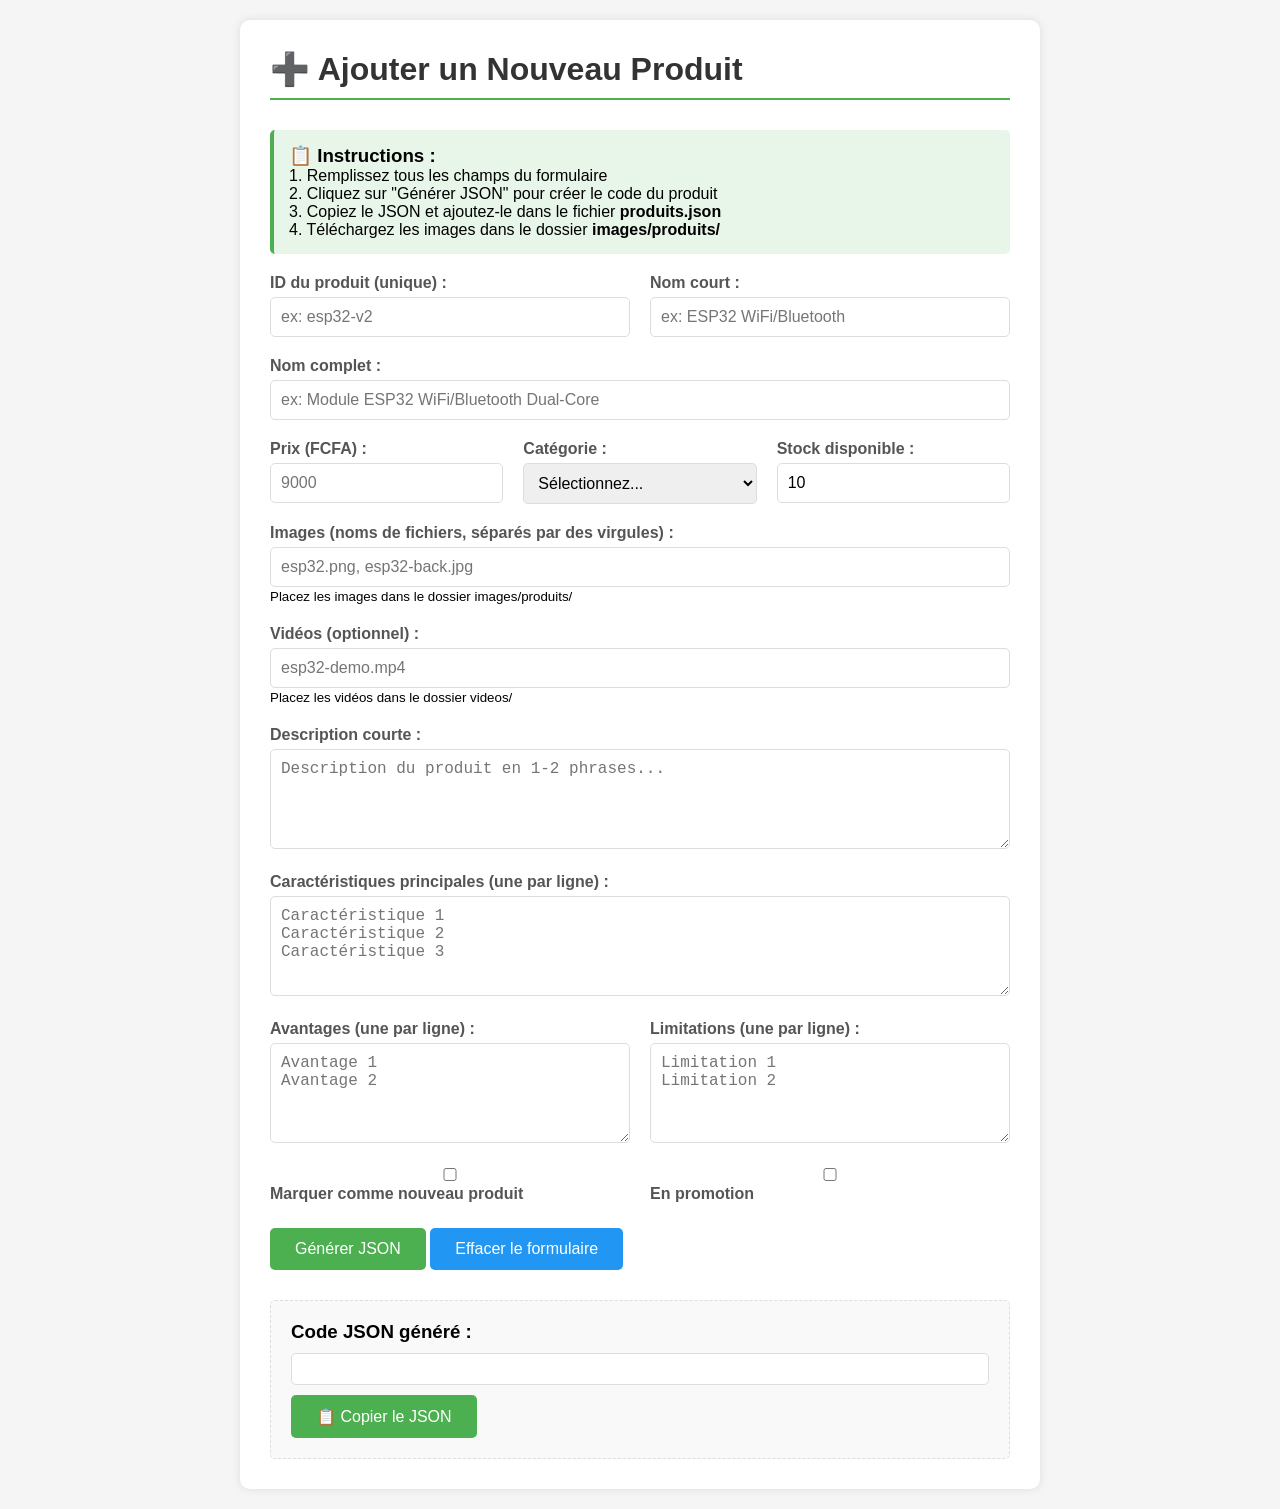
<file: ajouter-produits.html>
<!DOCTYPE html>
<html lang="fr">
<head>
  <meta charset="UTF-8">
  <meta name="viewport" content="width=device-width, initial-scale=1.0">
  <title>Ajouter un Produit - Admin</title>
  <style>
    * { box-sizing: border-box; margin: 0; padding: 0; }
    body { font-family: Arial, sans-serif; padding: 20px; background: #f5f5f5; }
    .container { max-width: 800px; margin: 0 auto; background: white; padding: 30px; border-radius: 10px; box-shadow: 0 0 10px rgba(0,0,0,0.1); }
    h1 { margin-bottom: 30px; color: #333; border-bottom: 2px solid #4CAF50; padding-bottom: 10px; }
    .form-group { margin-bottom: 20px; }
    label { display: block; margin-bottom: 5px; font-weight: bold; color: #555; }
    input, textarea, select { width: 100%; padding: 10px; border: 1px solid #ddd; border-radius: 5px; font-size: 16px; }
    textarea { min-height: 100px; resize: vertical; }
    .form-row { display: flex; gap: 20px; }
    .form-row > div { flex: 1; }
    .btn { background: #4CAF50; color: white; padding: 12px 25px; border: none; border-radius: 5px; cursor: pointer; font-size: 16px; transition: background 0.3s; }
    .btn:hover { background: #45a049; }
    .btn-secondary { background: #2196F3; }
    .btn-secondary:hover { background: #0b7dda; }
    .instructions { background: #e8f5e9; padding: 15px; border-radius: 5px; margin-bottom: 20px; border-left: 4px solid #4CAF50; }
    .preview { background: #f9f9f9; padding: 20px; border-radius: 5px; margin-top: 30px; border: 1px dashed #ddd; }
  </style>
</head>
<body>
  <div class="container">
    <h1>➕ Ajouter un Nouveau Produit</h1>
    
    <div class="instructions">
      <h3>📋 Instructions :</h3>
      <p>1. Remplissez tous les champs du formulaire</p>
      <p>2. Cliquez sur "Générer JSON" pour créer le code du produit</p>
      <p>3. Copiez le JSON et ajoutez-le dans le fichier <strong>produits.json</strong></p>
      <p>4. Téléchargez les images dans le dossier <strong>images/produits/</strong></p>
    </div>
    
    <form id="produitForm">
      <div class="form-row">
        <div class="form-group">
          <label for="id">ID du produit (unique) :</label>
          <input type="text" id="id" required placeholder="ex: esp32-v2">
        </div>
        
        <div class="form-group">
          <label for="nom">Nom court :</label>
          <input type="text" id="nom" required placeholder="ex: ESP32 WiFi/Bluetooth">
        </div>
      </div>
      
      <div class="form-group">
        <label for="nomComplet">Nom complet :</label>
        <input type="text" id="nomComplet" required placeholder="ex: Module ESP32 WiFi/Bluetooth Dual-Core">
      </div>
      
      <div class="form-row">
        <div class="form-group">
          <label for="prix">Prix (FCFA) :</label>
          <input type="number" id="prix" required min="0" placeholder="9000">
        </div>
        
        <div class="form-group">
          <label for="categorie">Catégorie :</label>
          <select id="categorie" required>
            <option value="">Sélectionnez...</option>
            <option value="microcontroleurs">Microcontrôleurs</option>
            <option value="communication">Communication sans fil</option>
            <option value="moteurs">Contrôle de moteurs</option>
            <option value="capteurs">Capteurs</option>
            <option value="alimentation">Alimentation</option>
            <option value="accessoires">Accessoires</option>
          </select>
        </div>
        
        <div class="form-group">
          <label for="stock">Stock disponible :</label>
          <input type="number" id="stock" required min="0" value="10">
        </div>
      </div>
      
      <div class="form-group">
        <label for="images">Images (noms de fichiers, séparés par des virgules) :</label>
        <input type="text" id="images" required placeholder="esp32.png, esp32-back.jpg">
        <small>Placez les images dans le dossier images/produits/</small>
      </div>
      
      <div class="form-group">
        <label for="videos">Vidéos (optionnel) :</label>
        <input type="text" id="videos" placeholder="esp32-demo.mp4">
        <small>Placez les vidéos dans le dossier videos/</small>
      </div>
      
      <div class="form-group">
        <label for="description">Description courte :</label>
        <textarea id="description" required placeholder="Description du produit en 1-2 phrases..."></textarea>
      </div>
      
      <div class="form-group">
        <label for="caracteristiques">Caractéristiques principales (une par ligne) :</label>
        <textarea id="caracteristiques" required placeholder="Caractéristique 1&#10;Caractéristique 2&#10;Caractéristique 3"></textarea>
      </div>
      
      <div class="form-row">
        <div class="form-group">
          <label for="avantages">Avantages (une par ligne) :</label>
          <textarea id="avantages" placeholder="Avantage 1&#10;Avantage 2"></textarea>
        </div>
        
        <div class="form-group">
          <label for="limitations">Limitations (une par ligne) :</label>
          <textarea id="limitations" placeholder="Limitation 1&#10;Limitation 2"></textarea>
        </div>
      </div>
      
      <div class="form-row">
        <div class="form-group">
          <label>
            <input type="checkbox" id="nouveau"> Marquer comme nouveau produit
          </label>
        </div>
        
        <div class="form-group">
          <label>
            <input type="checkbox" id="enPromotion"> En promotion
          </label>
        </div>
      </div>
      
      <button type="button" class="btn" onclick="genererJSON()">Générer JSON</button>
      <button type="button" class="btn btn-secondary" onclick="resetForm()">Effacer le formulaire</button>
    </form>
    
    <div class="preview">
      <h3>Code JSON généré :</h3>
      <pre id="jsonOutput" style="background: white; padding: 15px; border-radius: 5px; overflow: auto; max-height: 400px; border: 1px solid #ddd; margin-top: 10px;"></pre>
      <button class="btn" onclick="copierJSON()" style="margin-top: 10px;">📋 Copier le JSON</button>
    </div>
  </div>
  
  <script>
    function genererJSON() {
      // Récupérer les valeurs du formulaire
      const produit = {
        id: document.getElementById('id').value,
        nom: document.getElementById('nom').value,
        nomComplet: document.getElementById('nomComplet').value,
        prix: parseInt(document.getElementById('prix').value),
        devise: "FCFA",
        images: document.getElementById('images').value.split(',').map(img => img.trim()),
        videos: document.getElementById('videos').value ? 
                document.getElementById('videos').value.split(',').map(vid => vid.trim()) : [],
        description: document.getElementById('description').value,
        caracteristiques: document.getElementById('caracteristiques').value.split('\n').filter(line => line.trim()),
        avantages: document.getElementById('avantages').value ? 
                   document.getElementById('avantages').value.split('\n').filter(line => line.trim()) : [],
        limitations: document.getElementById('limitations').value ? 
                     document.getElementById('limitations').value.split('\n').filter(line => line.trim()) : [],
        categorie: document.getElementById('categorie').value,
        stock: parseInt(document.getElementById('stock').value),
        nouveau: document.getElementById('nouveau').checked,
        enPromotion: document.getElementById('enPromotion').checked
      };
      
      // Générer le JSON formaté
      const jsonString = JSON.stringify(produit, null, 2);
      document.getElementById('jsonOutput').textContent = jsonString;
      
      // Instructions pour l'ajout
      const instructions = `

📝 INSTRUCTIONS POUR AJOUTER LE PRODUIT :

1. Ouvrez le fichier "produits.json"
2. Trouvez le tableau "produits": [ ... ]
3. Ajoutez une virgule après le dernier produit
4. Collez le code ci-dessus
5. Sauvegardez le fichier

Le produit apparaîtra automatiquement sur le site !
      `;
      
      console.log(instructions);
      alert('JSON généré ! Suivez les instructions dans la console (F12)');
    }
    
    function copierJSON() {
      const jsonText = document.getElementById('jsonOutput').textContent;
      navigator.clipboard.writeText(jsonText)
        .then(() => alert('JSON copié dans le presse-papier !'))
        .catch(err => console.error('Erreur de copie:', err));
    }
    
    function resetForm() {
      document.getElementById('produitForm').reset();
      document.getElementById('jsonOutput').textContent = '';
    }
    
    // Exemple de produit pré-rempli (optionnel)
    function chargerExemple() {
      document.getElementById('id').value = 'capteur-temperature';
      document.getElementById('nom').value = 'Capteur DHT22';
      document.getElementById('nomComplet').value = 'Capteur de Température et Humidité DHT22';
      document.getElementById('prix').value = '4500';
      document.getElementById('categorie').value = 'capteurs';
      document.getElementById('stock').value = '25';
      document.getElementById('images').value = 'dht22.png, dht22-schema.jpg';
      document.getElementById('description').value = 'Capteur précis de température et humidité pour Arduino et ESP32.';
      document.getElementById('caracteristiques').value = 'Mesure température: -40°C à 80°C\nMesure humidité: 0-100% RH\nPrécision: ±0.5°C, ±2% RH\nCommunication: One-Wire\nAlimentation: 3.3V-5V';
      document.getElementById('avantages').value = 'Haute précision\nFaible consommation\nFacile à utiliser\nLarge plage de mesure';
      document.getElementById('limitations').value = 'Temps de réponse: 2 secondes\nDistance câble limitée';
      document.getElementById('nouveau').checked = true;
    }
    
    // Décommentez la ligne suivante pour pré-remplir avec un exemple
    // window.onload = chargerExemple;
  </script>
</body>
</html>
</file>
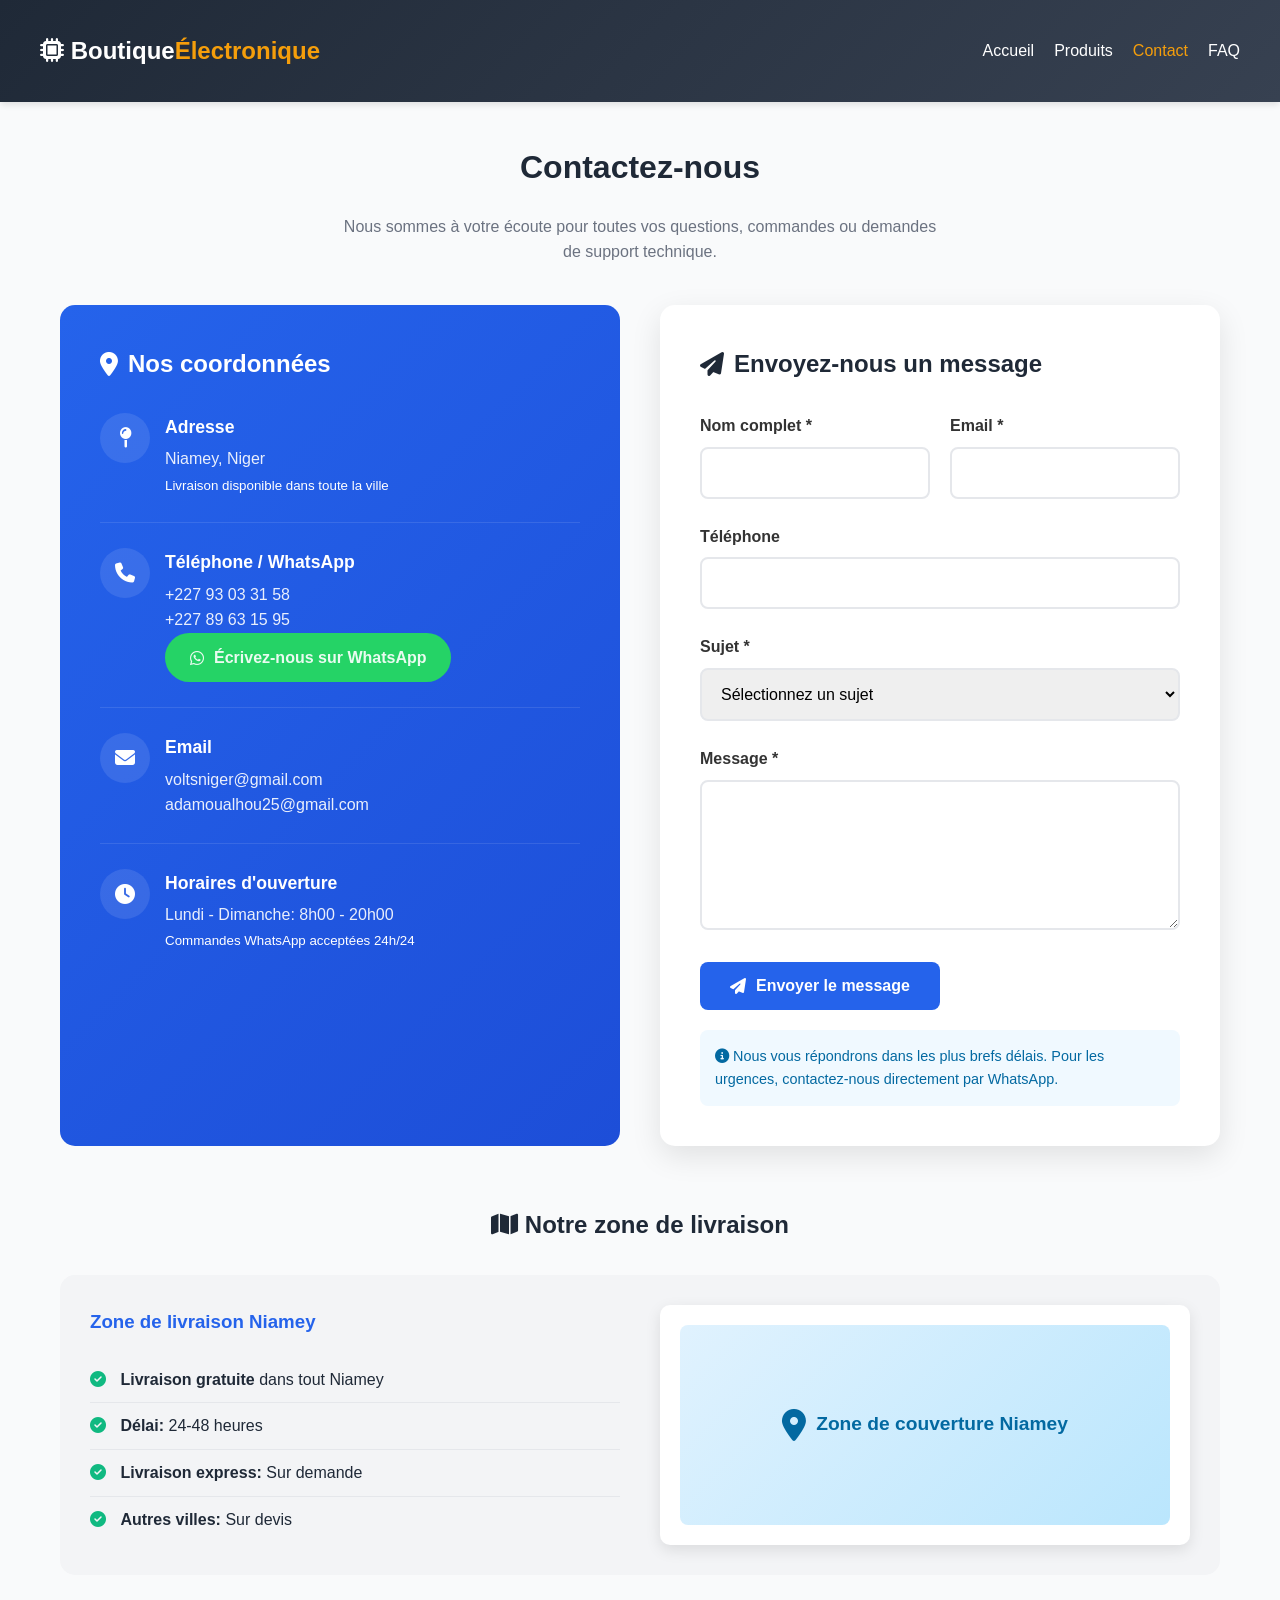
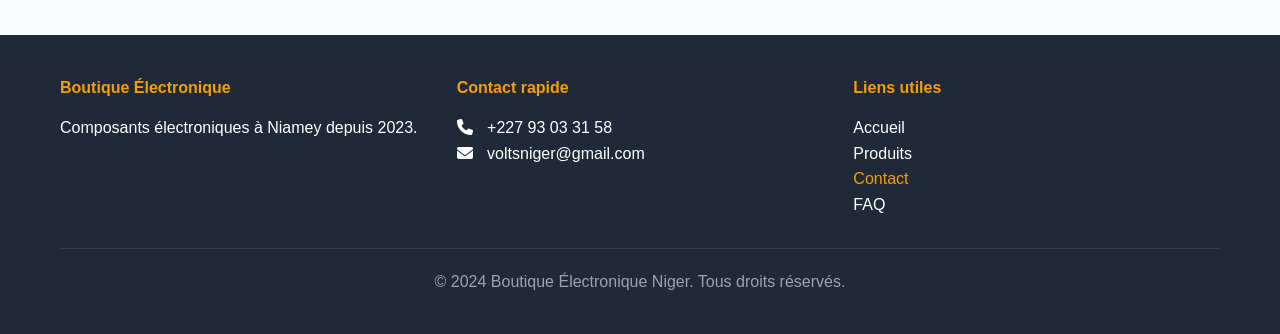
<file: contact.html>
<!DOCTYPE html>
<html lang="fr">
<head>
  <meta charset="UTF-8" />
  <title>Contact — Boutique Électronique</title>
  <meta name="viewport" content="width=device-width, initial-scale=1" />
  <meta name="description" content="Contactez-nous pour vos commandes et questions techniques. Basés à Niamey, Niger." />
  
  <!-- Font Awesome -->
  <link rel="stylesheet" href="https://cdnjs.cloudflare.com/ajax/libs/font-awesome/6.4.0/css/all.min.css">
  
  <link rel="stylesheet" href="style.css" />
  
  <style>
    .contact-container {
      display: grid;
      grid-template-columns: 1fr 1fr;
      gap: 40px;
      margin: 30px 0;
    }
    
    .contact-info {
      background: linear-gradient(135deg, #2563eb 0%, #1d4ed8 100%);
      color: white;
      padding: 40px;
      border-radius: 15px;
    }
    
    .contact-info h2 {
      color: white;
      margin-bottom: 30px;
      display: flex;
      align-items: center;
      gap: 10px;
    }
    
    .contact-item {
      display: flex;
      align-items: flex-start;
      gap: 15px;
      margin-bottom: 25px;
      padding-bottom: 25px;
      border-bottom: 1px solid rgba(255, 255, 255, 0.1);
    }
    
    .contact-item:last-child {
      border-bottom: none;
      margin-bottom: 0;
      padding-bottom: 0;
    }
    
    .contact-icon {
      width: 50px;
      height: 50px;
      background: rgba(255, 255, 255, 0.1);
      border-radius: 50%;
      display: flex;
      align-items: center;
      justify-content: center;
      font-size: 20px;
      flex-shrink: 0;
    }
    
    .contact-details h4 {
      margin: 0 0 5px 0;
      font-size: 1.1rem;
    }
    
    .contact-details p, .contact-details a {
      color: rgba(255, 255, 255, 0.9);
      margin: 0;
      text-decoration: none;
      transition: color 0.3s;
    }
    
    .contact-details a:hover {
      color: white;
      text-decoration: underline;
    }
    
    .whatsapp-btn {
      display: inline-flex;
      align-items: center;
      gap: 10px;
      background: #25D366;
      color: white;
      padding: 12px 25px;
      border-radius: 50px;
      text-decoration: none;
      font-weight: 600;
      margin-top: 10px;
      transition: transform 0.3s;
    }
    
    .whatsapp-btn:hover {
      transform: translateY(-3px);
      color: white;
    }
    
    .contact-form {
      background: white;
      padding: 40px;
      border-radius: 15px;
      box-shadow: 0 10px 30px rgba(0, 0, 0, 0.1);
    }
    
    .form-row {
      display: grid;
      grid-template-columns: 1fr 1fr;
      gap: 20px;
    }
    
    .form-group {
      margin-bottom: 25px;
    }
    
    .form-group label {
      display: block;
      margin-bottom: 8px;
      font-weight: 600;
      color: #333;
    }
    
    .form-control {
      width: 100%;
      padding: 15px;
      border: 2px solid #e5e7eb;
      border-radius: 8px;
      font-size: 16px;
      transition: border-color 0.3s;
    }
    
    .form-control:focus {
      outline: none;
      border-color: #2563eb;
      box-shadow: 0 0 0 3px rgba(37, 99, 235, 0.1);
    }
    
    textarea.form-control {
      min-height: 150px;
      resize: vertical;
    }
    
    .form-submit {
      background: #2563eb;
      color: white;
      border: none;
      padding: 15px 30px;
      border-radius: 8px;
      font-size: 16px;
      font-weight: 600;
      cursor: pointer;
      display: inline-flex;
      align-items: center;
      gap: 10px;
      transition: background 0.3s;
    }
    
    .form-submit:hover {
      background: #1d4ed8;
    }
    
    .form-note {
      margin-top: 20px;
      padding: 15px;
      background: #f0f9ff;
      border-radius: 8px;
      color: #0369a1;
      font-size: 0.9rem;
    }
    
    @media (max-width: 768px) {
      .contact-container {
        grid-template-columns: 1fr;
      }
      
      .form-row {
        grid-template-columns: 1fr;
      }
    }
  </style>
</head>
<body>
  <!-- Header Simple -->
  <header class="site-header" style="background: linear-gradient(135deg, #1f2937 0%, #374151 100%);">
    <div class="container" style="display: flex; justify-content: space-between; align-items: center; padding: 1rem 0;">
      <a href="index.html" style="color: white; text-decoration: none; font-size: 1.5rem; font-weight: bold;">
        <i class="fas fa-microchip"></i> Boutique<span style="color: #f59e0b;">Électronique</span>
      </a>
      
      <nav style="display: flex; gap: 20px;">
        <a href="index.html" style="color: white; text-decoration: none;">Accueil</a>
        <a href="produits.html" style="color: white; text-decoration: none;">Produits</a>
        <a href="contact.html" style="color: #f59e0b; text-decoration: none;">Contact</a>
        <a href="faq.html" style="color: white; text-decoration: none;">FAQ</a>
      </nav>
    </div>
  </header>

  <main class="container">
    <h1 style="text-align: center; margin: 40px 0 20px 0; color: #1f2937;">Contactez-nous</h1>
    <p style="text-align: center; color: #6b7280; margin-bottom: 40px; max-width: 600px; margin-left: auto; margin-right: auto;">
      Nous sommes à votre écoute pour toutes vos questions, commandes ou demandes de support technique.
    </p>
    
    <div class="contact-container">
      <!-- Informations de contact -->
      <div class="contact-info">
        <h2><i class="fas fa-map-marker-alt"></i> Nos coordonnées</h2>
        
        <div class="contact-item">
          <div class="contact-icon">
            <i class="fas fa-map-pin"></i>
          </div>
          <div class="contact-details">
            <h4>Adresse</h4>
            <p>Niamey, Niger</p>
            <small>Livraison disponible dans toute la ville</small>
          </div>
        </div>
        
        <div class="contact-item">
          <div class="contact-icon">
            <i class="fas fa-phone"></i>
          </div>
          <div class="contact-details">
            <h4>Téléphone / WhatsApp</h4>
            <p><a href="https://wa.me/22793033158">+227 93 03 31 58</a></p>
            <p><a href="https://wa.me/22789631595">+227 89 63 15 95</a></p>
            
            <a href="https://wa.me/22793033158" class="whatsapp-btn" target="_blank">
              <i class="fab fa-whatsapp"></i> Écrivez-nous sur WhatsApp
            </a>
          </div>
        </div>
        
        <div class="contact-item">
          <div class="contact-icon">
            <i class="fas fa-envelope"></i>
          </div>
          <div class="contact-details">
            <h4>Email</h4>
            <p><a href="mailto:voltsniger@gmail.com">voltsniger@gmail.com</a></p>
            <p><a href="mailto:adamoualhou25@gmail.com">adamoualhou25@gmail.com</a></p>
          </div>
        </div>
        
        <div class="contact-item">
          <div class="contact-icon">
            <i class="fas fa-clock"></i>
          </div>
          <div class="contact-details">
            <h4>Horaires d'ouverture</h4>
            <p>Lundi - Dimanche: 8h00 - 20h00</p>
            <small>Commandes WhatsApp acceptées 24h/24</small>
          </div>
        </div>
      </div>
      
      <!-- Formulaire de contact -->
      <div class="contact-form">
        <h2 style="color: #1f2937; margin-bottom: 30px; display: flex; align-items: center; gap: 10px;">
          <i class="fas fa-paper-plane"></i> Envoyez-nous un message
        </h2>
        
        <form action="https://formspree.io/f/mdkdblzw" method="POST">
          <input type="hidden" name="_subject" value="Nouveau message - Site Boutique Électronique" />
          <input type="hidden" name="_redirect" value="merci.html" />
          
          <div class="form-row">
            <div class="form-group">
              <label for="nom">Nom complet *</label>
              <input type="text" id="nom" name="nom" class="form-control" required>
            </div>
            
            <div class="form-group">
              <label for="email">Email *</label>
              <input type="email" id="email" name="email" class="form-control" required>
            </div>
          </div>
          
          <div class="form-group">
            <label for="telephone">Téléphone</label>
            <input type="tel" id="telephone" name="telephone" class="form-control">
          </div>
          
          <div class="form-group">
            <label for="sujet">Sujet *</label>
            <select id="sujet" name="sujet" class="form-control" required>
              <option value="">Sélectionnez un sujet</option>
              <option value="commande">Commande de produits</option>
              <option value="devis">Demande de devis</option>
              <option value="support">Support technique</option>
              <option value="partenariat">Proposition de partenariat</option>
              <option value="autre">Autre</option>
            </select>
          </div>
          
          <div class="form-group">
            <label for="message">Message *</label>
            <textarea id="message" name="message" class="form-control" required></textarea>
          </div>
          
          <button type="submit" class="form-submit">
            <i class="fas fa-paper-plane"></i> Envoyer le message
          </button>
          
          <div class="form-note">
            <i class="fas fa-info-circle"></i>
            Nous vous répondrons dans les plus brefs délais. Pour les urgences, contactez-nous directement par WhatsApp.
          </div>
        </form>
      </div>
    </div>
    
    <!-- Carte Google Maps -->
    <div style="margin: 60px 0;">
      <h2 style="text-align: center; margin-bottom: 30px; color: #1f2937;">
        <i class="fas fa-map"></i> Notre zone de livraison
      </h2>
      
      <div style="background: #f3f4f6; padding: 30px; border-radius: 15px;">
        <div style="display: grid; grid-template-columns: 1fr 1fr; gap: 40px; align-items: center;">
          <div>
            <h3 style="color: #2563eb; margin-bottom: 20px;">Zone de livraison Niamey</h3>
            <ul style="list-style: none; padding: 0;">
              <li style="padding: 10px 0; border-bottom: 1px solid #e5e7eb;">
                <i class="fas fa-check-circle" style="color: #10b981; margin-right: 10px;"></i>
                <strong>Livraison gratuite</strong> dans tout Niamey
              </li>
              <li style="padding: 10px 0; border-bottom: 1px solid #e5e7eb;">
                <i class="fas fa-check-circle" style="color: #10b981; margin-right: 10px;"></i>
                <strong>Délai:</strong> 24-48 heures
              </li>
              <li style="padding: 10px 0; border-bottom: 1px solid #e5e7eb;">
                <i class="fas fa-check-circle" style="color: #10b981; margin-right: 10px;"></i>
                <strong>Livraison express:</strong> Sur demande
              </li>
              <li style="padding: 10px 0;">
                <i class="fas fa-check-circle" style="color: #10b981; margin-right: 10px;"></i>
                <strong>Autres villes:</strong> Sur devis
              </li>
            </ul>
          </div>
          
          <div style="background: white; padding: 20px; border-radius: 10px; box-shadow: 0 5px 15px rgba(0,0,0,0.1);">
            <div style="height: 200px; background: linear-gradient(135deg, #e0f2fe 0%, #bae6fd 100%); border-radius: 8px; display: flex; align-items: center; justify-content: center; color: #0369a1; font-weight: bold; font-size: 1.2rem;">
              <i class="fas fa-map-marker-alt" style="font-size: 2rem; margin-right: 10px;"></i>
              Zone de couverture Niamey
            </div>
          </div>
        </div>
      </div>
    </div>
  </main>

  <!-- Footer Simple -->
  <footer style="background: #1f2937; color: white; padding: 40px 0; margin-top: 60px;">
    <div class="container">
      <div style="display: grid; grid-template-columns: repeat(auto-fit, minmax(200px, 1fr)); gap: 30px; margin-bottom: 30px;">
        <div>
          <h4 style="color: #f59e0b; margin-bottom: 15px;">Boutique Électronique</h4>
          <p>Composants électroniques à Niamey depuis 2023.</p>
        </div>
        
        <div>
          <h4 style="color: #f59e0b; margin-bottom: 15px;">Contact rapide</h4>
          <p><i class="fas fa-phone" style="margin-right: 10px;"></i> +227 93 03 31 58</p>
          <p><i class="fas fa-envelope" style="margin-right: 10px;"></i> voltsniger@gmail.com</p>
        </div>
        
        <div>
          <h4 style="color: #f59e0b; margin-bottom: 15px;">Liens utiles</h4>
          <p><a href="index.html" style="color: white; text-decoration: none;">Accueil</a></p>
          <p><a href="produits.html" style="color: white; text-decoration: none;">Produits</a></p>
          <p><a href="contact.html" style="color: #f59e0b; text-decoration: none;">Contact</a></p>
          <p><a href="faq.html" style="color: white; text-decoration: none;">FAQ</a></p>
        </div>
      </div>
      
      <div style="text-align: center; padding-top: 20px; border-top: 1px solid #374151; color: #9ca3af;">
        <p>&copy; 2024 Boutique Électronique Niger. Tous droits réservés.</p>
      </div>
    </div>
  </footer>

  <script>
    // Simple script pour améliorer l'expérience
    document.addEventListener('DOMContentLoaded', function() {
      // Animation des cartes
      const cards = document.querySelectorAll('.contact-item, .contact-form');
      cards.forEach((card, index) => {
        card.style.opacity = '0';
        card.style.transform = 'translateY(20px)';
        
        setTimeout(() => {
          card.style.transition = 'opacity 0.5s, transform 0.5s';
          card.style.opacity = '1';
          card.style.transform = 'translateY(0)';
        }, 100 * index);
      });
      
      // Validation du formulaire
      const form = document.querySelector('form');
      if (form) {
        form.addEventListener('submit', function(e) {
          const sujet = document.getElementById('sujet');
          if (sujet && sujet.value === '') {
            e.preventDefault();
            alert('Veuillez sélectionner un sujet pour votre message.');
            sujet.focus();
          }
        });
      }
    });
  </script>
</body>
</html>
</file>
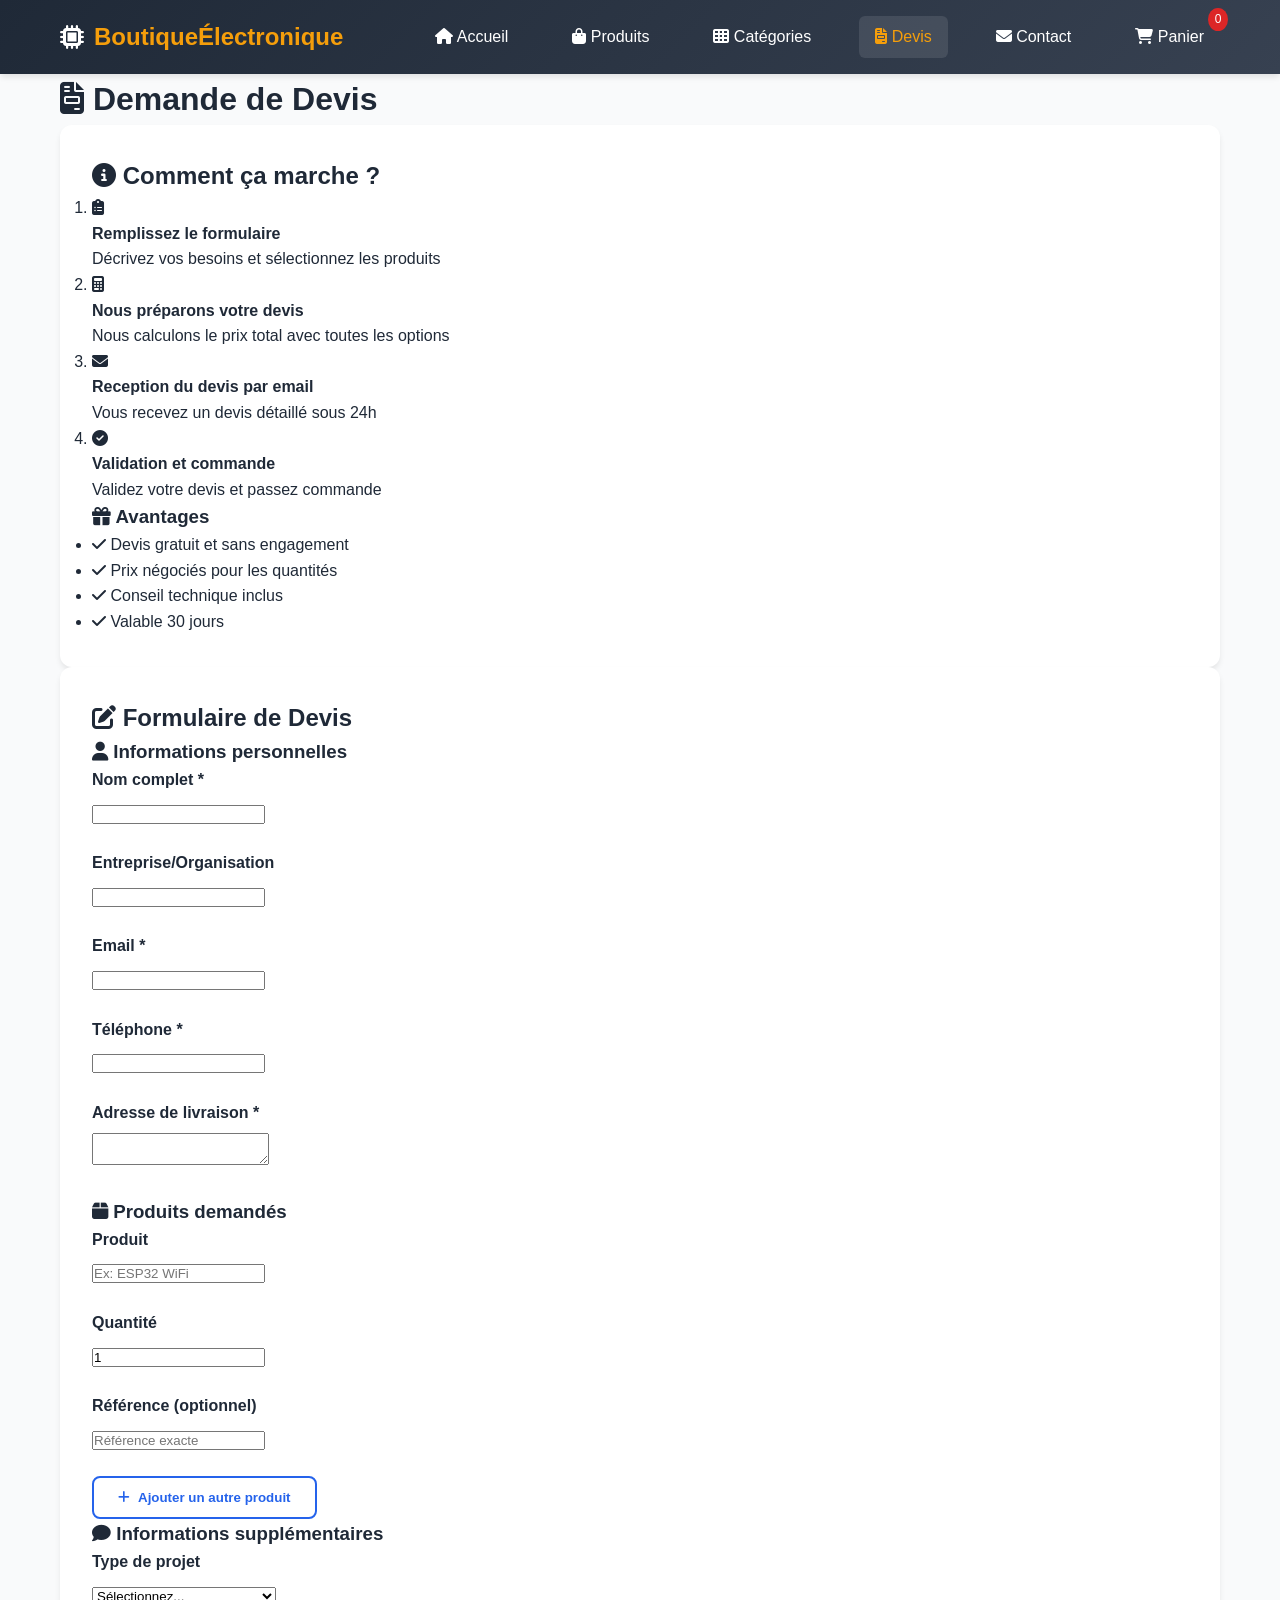
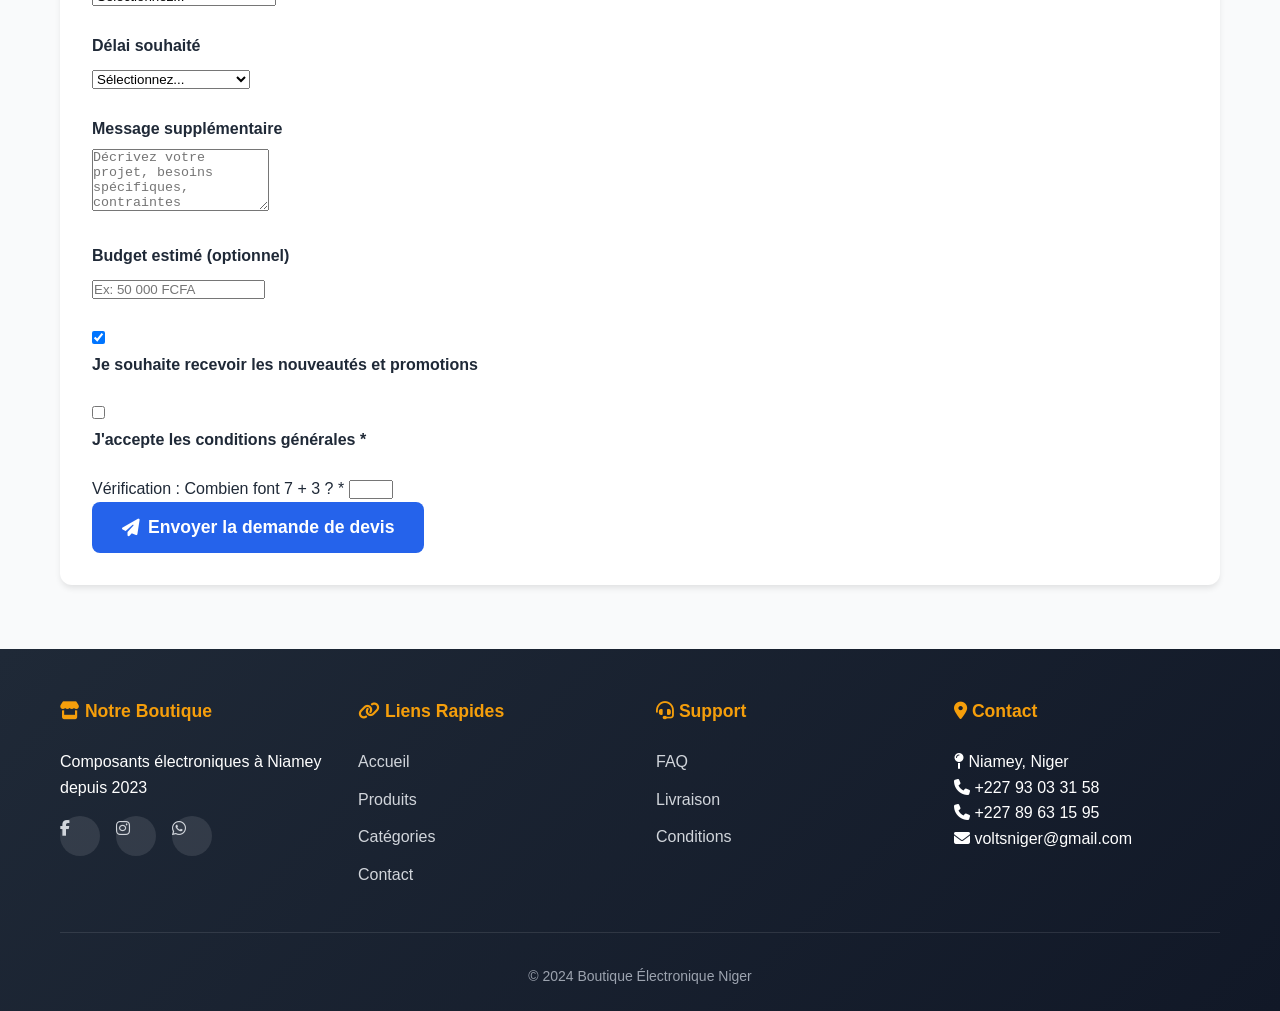
<file: devis.html>
<!DOCTYPE html>
<html lang="fr" data-page="devis">
<head>
  <meta charset="UTF-8">
  <meta name="viewport" content="width=device-width, initial-scale=1.0">
  <title>Demande de Devis - Boutique Électronique</title>
  <link rel="stylesheet" href="https://cdnjs.cloudflare.com/ajax/libs/font-awesome/6.4.0/css/all.min.css">
  <link rel="stylesheet" href="style.css">
</head>
<body>
  <!-- Header -->
  <header class="site-header">
    <div class="container header-inner">
      <a href="index.html" class="logo">
        <i class="fas fa-microchip"></i>
        <span>Boutique<span style="color: #f59e0b;">Électronique</span></span>
      </a>
      
      <button class="menu-toggle" aria-label="Menu principal">
        <i class="fas fa-bars"></i>
      </button>
      
      <nav class="site-nav">
        <a href="index.html">
          <i class="fas fa-home"></i> Accueil
        </a>
        <a href="produits.html">
          <i class="fas fa-shopping-bag"></i> Produits
        </a>
        <a href="categories.html">
          <i class="fas fa-th"></i> Catégories
        </a>
        <a href="devis.html" class="active">
          <i class="fas fa-file-invoice"></i> Devis
        </a>
        <a href="contact.html">
          <i class="fas fa-envelope"></i> Contact
        </a>
        <a href="panier.html" class="cart-link">
          <i class="fas fa-shopping-cart"></i> Panier
          <span class="cart-count">0</span>
        </a>
      </nav>
    </div>
  </header>

  <main class="container">
    <h1 class="page-title"><i class="fas fa-file-invoice"></i> Demande de Devis</h1>
    
    <div class="devis-container">
      <div class="devis-info">
        <div class="card">
          <h2><i class="fas fa-info-circle"></i> Comment ça marche ?</h2>
          <ol class="steps">
            <li>
              <i class="fas fa-clipboard-list"></i>
              <div>
                <strong>Remplissez le formulaire</strong>
                <p>Décrivez vos besoins et sélectionnez les produits</p>
              </div>
            </li>
            <li>
              <i class="fas fa-calculator"></i>
              <div>
                <strong>Nous préparons votre devis</strong>
                <p>Nous calculons le prix total avec toutes les options</p>
              </div>
            </li>
            <li>
              <i class="fas fa-envelope"></i>
              <div>
                <strong>Reception du devis par email</strong>
                <p>Vous recevez un devis détaillé sous 24h</p>
              </div>
            </li>
            <li>
              <i class="fas fa-check-circle"></i>
              <div>
                <strong>Validation et commande</strong>
                <p>Validez votre devis et passez commande</p>
              </div>
            </li>
          </ol>
          
          <div class="benefits">
            <h3><i class="fas fa-gift"></i> Avantages</h3>
            <ul>
              <li><i class="fas fa-check"></i> Devis gratuit et sans engagement</li>
              <li><i class="fas fa-check"></i> Prix négociés pour les quantités</li>
              <li><i class="fas fa-check"></i> Conseil technique inclus</li>
              <li><i class="fas fa-check"></i> Valable 30 jours</li>
            </ul>
          </div>
        </div>
      </div>
      
      <div class="devis-form-container">
        <div class="card">
          <h2><i class="fas fa-edit"></i> Formulaire de Devis</h2>
          
          <form id="devis-form" action="https://formspree.io/f/mdkdblzw" method="POST">
            <input type="hidden" name="_subject" value="Nouvelle demande de devis">
            <input type="hidden" name="_redirect" value="merci-devis.html">
            
            <div class="form-section">
              <h3><i class="fas fa-user"></i> Informations personnelles</h3>
              
              <div class="form-row">
                <div class="form-group">
                  <label for="nom">Nom complet *</label>
                  <input type="text" id="nom" name="nom" required>
                </div>
                
                <div class="form-group">
                  <label for="entreprise">Entreprise/Organisation</label>
                  <input type="text" id="entreprise" name="entreprise">
                </div>
              </div>
              
              <div class="form-row">
                <div class="form-group">
                  <label for="email">Email *</label>
                  <input type="email" id="email" name="email" required>
                </div>
                
                <div class="form-group">
                  <label for="telephone">Téléphone *</label>
                  <input type="tel" id="telephone" name="telephone" required>
                </div>
              </div>
              
              <div class="form-group">
                <label for="adresse">Adresse de livraison *</label>
                <textarea id="adresse" name="adresse" rows="2" required></textarea>
              </div>
            </div>
            
            <div class="form-section">
              <h3><i class="fas fa-box"></i> Produits demandés</h3>
              
              <div id="produits-selection">
                <div class="produit-selection">
                  <div class="form-row">
                    <div class="form-group">
                      <label>Produit</label>
                      <input type="text" name="produit[]" placeholder="Ex: ESP32 WiFi" required>
                    </div>
                    
                    <div class="form-group">
                      <label>Quantité</label>
                      <input type="number" name="quantite[]" min="1" value="1" required>
                    </div>
                    
                    <div class="form-group">
                      <label>Référence (optionnel)</label>
                      <input type="text" name="reference[]" placeholder="Référence exacte">
                    </div>
                  </div>
                </div>
              </div>
              
              <button type="button" class="btn btn-outline" onclick="ajouterProduit()">
                <i class="fas fa-plus"></i> Ajouter un autre produit
              </button>
            </div>
            
            <div class="form-section">
              <h3><i class="fas fa-comment"></i> Informations supplémentaires</h3>
              
              <div class="form-group">
                <label for="type-projet">Type de projet</label>
                <select id="type-projet" name="type-projet">
                  <option value="">Sélectionnez...</option>
                  <option value="education">Éducation/Formation</option>
                  <option value="recherche">Recherche/Développement</option>
                  <option value="industrie">Industrie/Production</option>
                  <option value="startup">Startup/Prototype</option>
                  <option value="personnel">Projet personnel</option>
                  <option value="autre">Autre</option>
                </select>
              </div>
              
              <div class="form-group">
                <label for="delai">Délai souhaité</label>
                <select id="delai" name="delai">
                  <option value="">Sélectionnez...</option>
                  <option value="urgent">Urgent (1-3 jours)</option>
                  <option value="rapide">Rapide (1 semaine)</option>
                  <option value="normal">Normal (2-3 semaines)</option>
                  <option value="long">Long terme (1 mois+)</option>
                </select>
              </div>
              
              <div class="form-group">
                <label for="message">Message supplémentaire</label>
                <textarea id="message" name="message" rows="4" 
                          placeholder="Décrivez votre projet, besoins spécifiques, contraintes techniques..."></textarea>
              </div>
              
              <div class="form-group">
                <label for="budget">Budget estimé (optionnel)</label>
                <input type="text" id="budget" name="budget" placeholder="Ex: 50 000 FCFA">
              </div>
            </div>
            
            <div class="form-section">
              <div class="form-group checkbox">
                <input type="checkbox" id="newsletter" name="newsletter" checked>
                <label for="newsletter">Je souhaite recevoir les nouveautés et promotions</label>
              </div>
              
              <div class="form-group checkbox">
                <input type="checkbox" id="conditions" name="conditions" required>
                <label for="conditions">J'accepte les conditions générales *</label>
              </div>
              
              <div class="captcha">
                <label>Vérification : Combien font 7 + 3 ? *</label>
                <input type="number" name="captcha" required min="0" max="20">
              </div>
            </div>
            
            <button type="submit" class="btn btn-primary btn-lg">
              <i class="fas fa-paper-plane"></i> Envoyer la demande de devis
            </button>
          </form>
        </div>
      </div>
    </div>
  </main>

  <!-- Footer -->
  <footer class="site-footer">
    <div class="container">
      <div class="footer-grid">
        <div class="footer-column">
          <h4><i class="fas fa-store"></i> Notre Boutique</h4>
          <p>Composants électroniques à Niamey depuis 2023</p>
          <div class="social-links">
            <a href="#" class="social-link"><i class="fab fa-facebook-f"></i></a>
            <a href="#" class="social-link"><i class="fab fa-instagram"></i></a>
            <a href="#" class="social-link"><i class="fab fa-whatsapp"></i></a>
          </div>
        </div>
        
        <div class="footer-column">
          <h4><i class="fas fa-link"></i> Liens Rapides</h4>
          <a href="index.html">Accueil</a>
          <a href="produits.html">Produits</a>
          <a href="categories.html">Catégories</a>
          <a href="contact.html">Contact</a>
        </div>
        
        <div class="footer-column">
          <h4><i class="fas fa-headset"></i> Support</h4>
          <a href="faq.html">FAQ</a>
          <a href="livraison.html">Livraison</a>
          <a href="cgv.html">Conditions</a>
        </div>
        
        <div class="footer-column">
          <h4><i class="fas fa-map-marker-alt"></i> Contact</h4>
          <p><i class="fas fa-map-pin"></i> Niamey, Niger</p>
          <p><i class="fas fa-phone"></i> +227 93 03 31 58</p>
          <p><i class="fas fa-phone"></i> +227 89 63 15 95</p>
          <p><i class="fas fa-envelope"></i> voltsniger@gmail.com</p>
        </div>
      </div>
      
      <div class="footer-bottom">
        <p>&copy; 2024 Boutique Électronique Niger</p>
      </div>
    </div>
  </footer>

  <script>
    function ajouterProduit() {
      const container = document.getElementById('produits-selection');
      const newProduct = document.createElement('div');
      newProduct.className = 'produit-selection';
      newProduct.innerHTML = `
        <div class="form-row">
          <div class="form-group">
            <label>Produit</label>
            <input type="text" name="produit[]" placeholder="Ex: ESP32 WiFi" required>
          </div>
          
          <div class="form-group">
            <label>Quantité</label>
            <input type="number" name="quantite[]" min="1" value="1" required>
          </div>
          
          <div class="form-group">
            <label>Référence (optionnel)</label>
            <input type="text" name="reference[]" placeholder="Référence exacte">
          </div>
          
          <div class="form-group">
            <label>&nbsp;</label>
            <button type="button" class="btn btn-sm btn-outline" onclick="supprimerProduit(this)">
              <i class="fas fa-trash"></i>
            </button>
          </div>
        </div>
      `;
      container.appendChild(newProduct);
    }
    
    function supprimerProduit(button) {
      const productDiv = button.closest('.produit-selection');
      if (document.querySelectorAll('.produit-selection').length > 1) {
        productDiv.remove();
      } else {
        alert('Vous devez avoir au moins un produit dans votre devis.');
      }
    }
    
    // Initialiser le compteur panier
    document.addEventListener('DOMContentLoaded', function() {
      mettreAJourCompteurPanier();
    });
  </script>
</body>
</html>
</file>
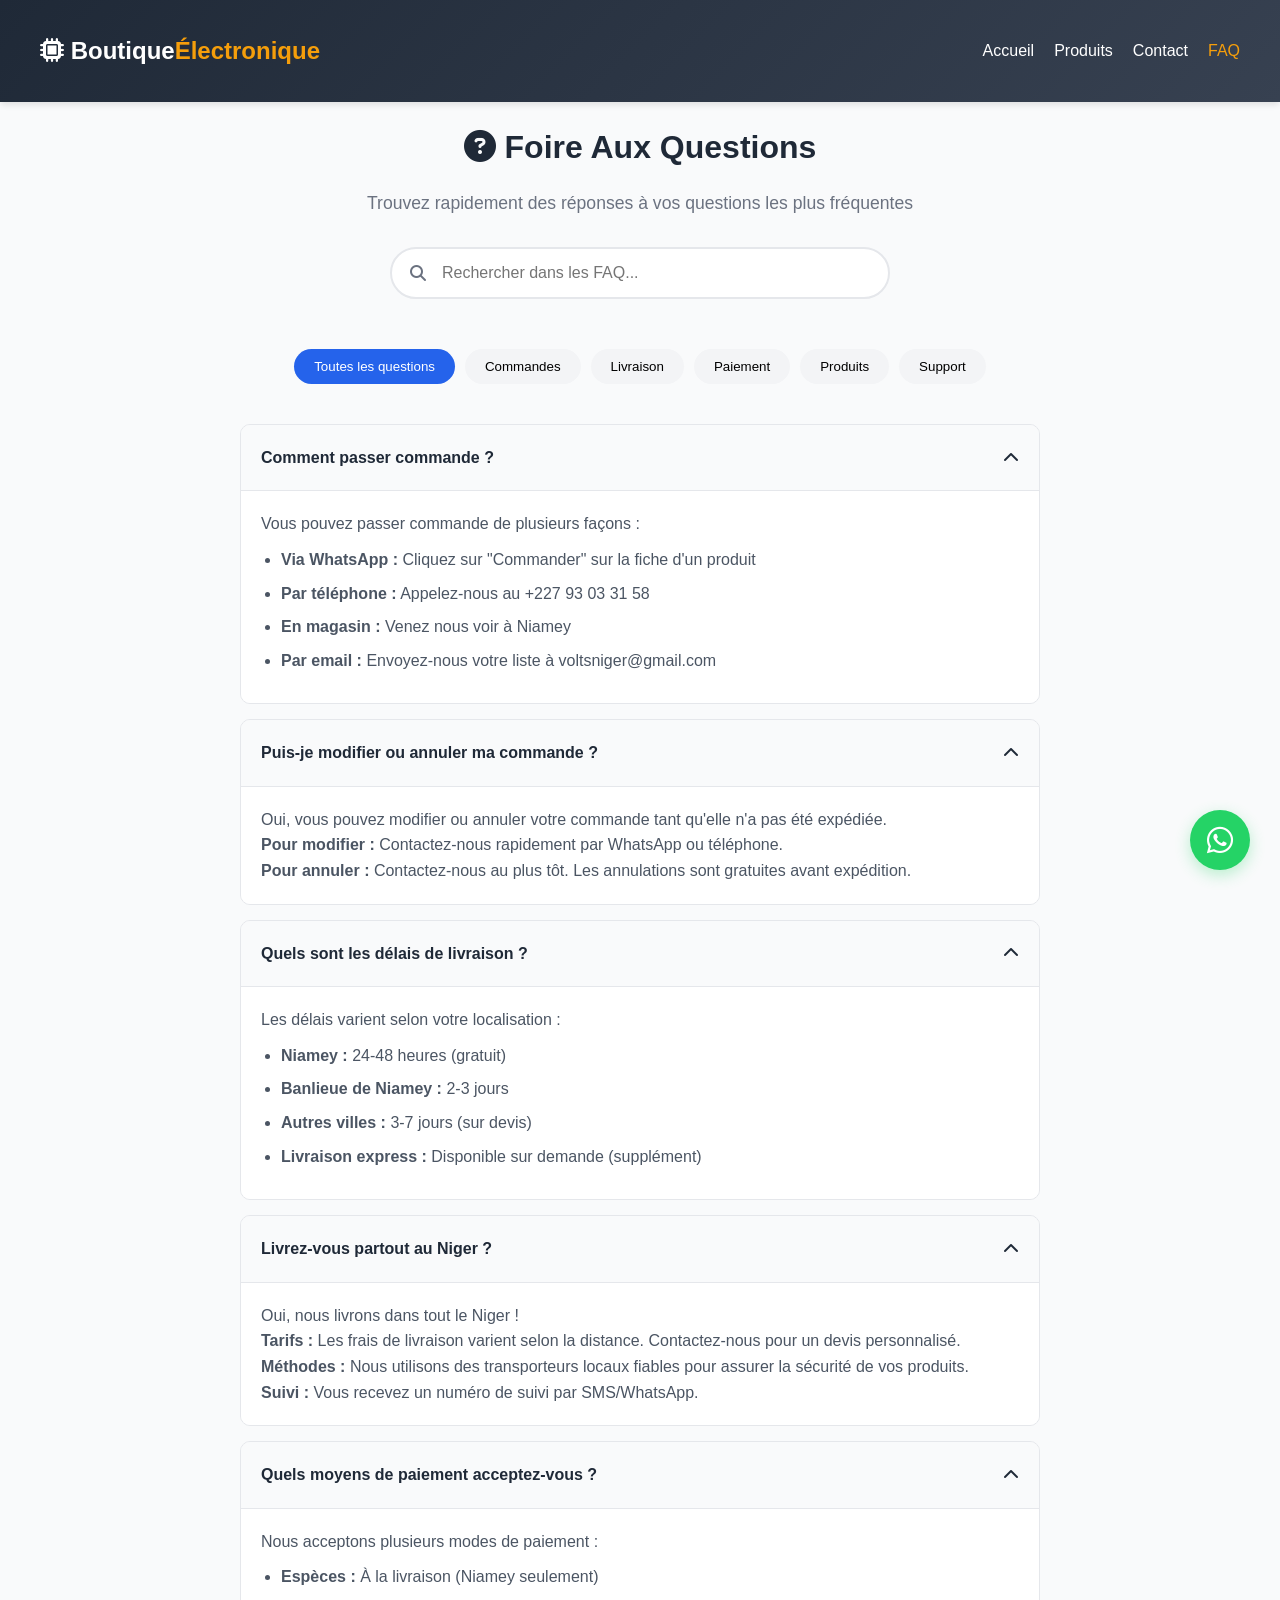
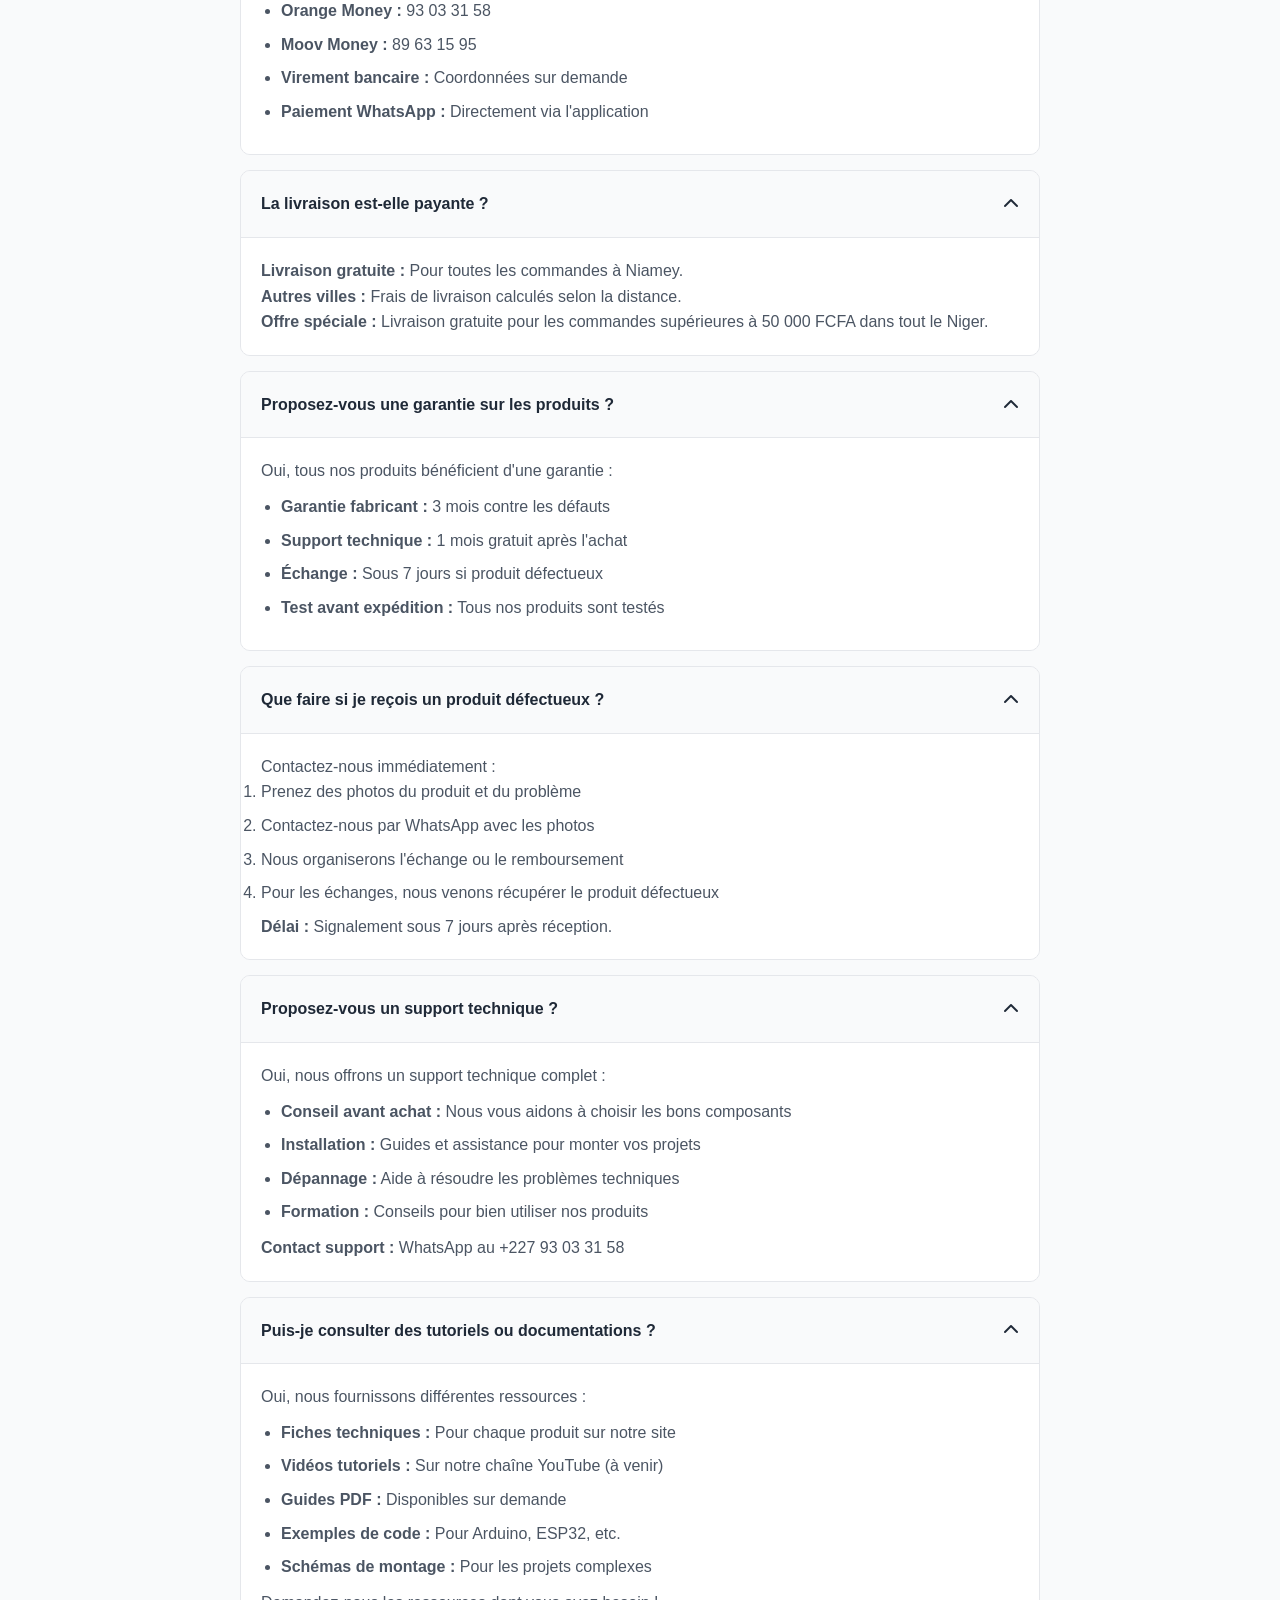
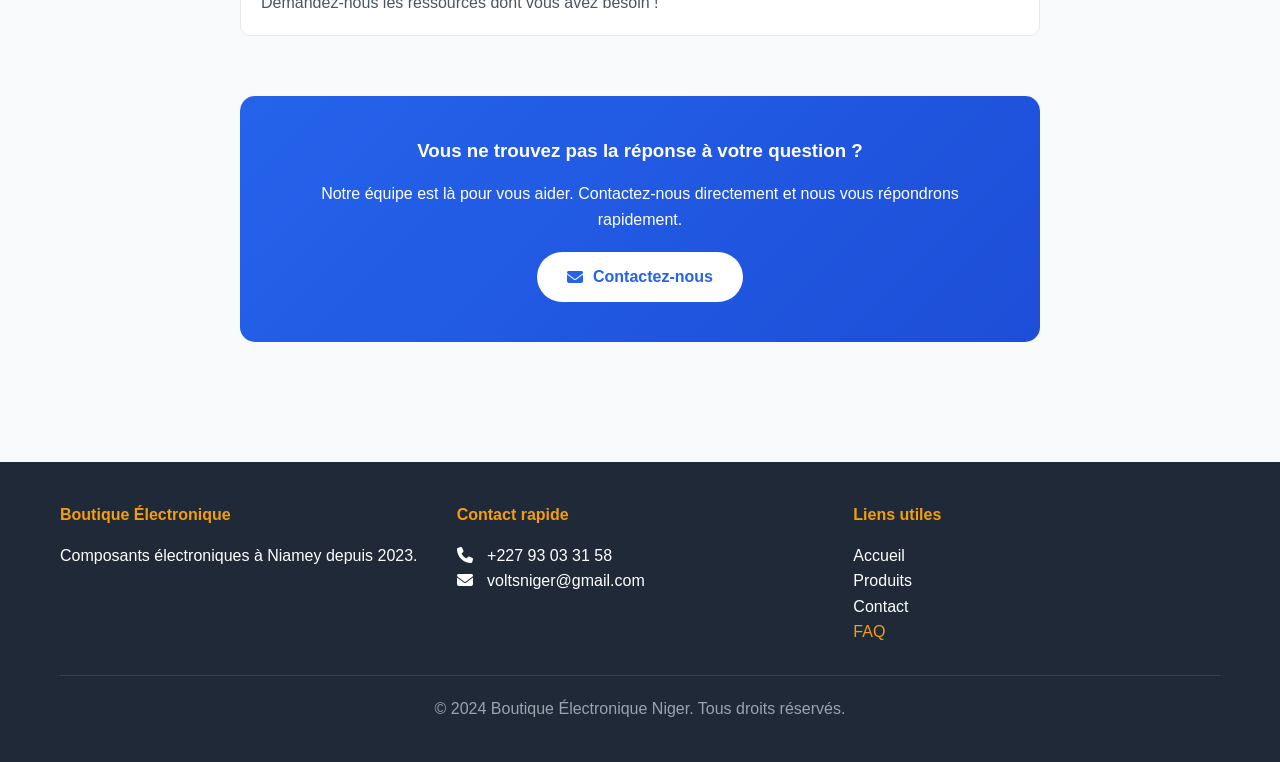
<file: faq.html>
<!DOCTYPE html>
<html lang="fr">
<head>
  <meta charset="UTF-8" />
  <title>FAQ — Boutique Électronique</title>
  <meta name="viewport" content="width=device-width, initial-scale=1" />
  <meta name="description" content="Foire aux questions - Commandes, livraison, paiement, garantie." />
  
  <!-- Font Awesome -->
  <link rel="stylesheet" href="https://cdnjs.cloudflare.com/ajax/libs/font-awesome/6.4.0/css/all.min.css">
  
  <link rel="stylesheet" href="style.css" />
  
  <style>
    .faq-container {
      max-width: 800px;
      margin: 0 auto;
      padding: 20px 0 60px 0;
    }
    
    .faq-header {
      text-align: center;
      margin-bottom: 50px;
    }
    
    .faq-header h1 {
      color: #1f2937;
      margin-bottom: 15px;
    }
    
    .faq-header p {
      color: #6b7280;
      font-size: 1.1rem;
    }
    
    .search-box {
      max-width: 500px;
      margin: 30px auto;
      position: relative;
    }
    
    .search-box input {
      width: 100%;
      padding: 15px 20px 15px 50px;
      border: 2px solid #e5e7eb;
      border-radius: 50px;
      font-size: 1rem;
      transition: border-color 0.3s;
    }
    
    .search-box input:focus {
      outline: none;
      border-color: #2563eb;
      box-shadow: 0 0 0 3px rgba(37, 99, 235, 0.1);
    }
    
    .search-box i {
      position: absolute;
      left: 20px;
      top: 50%;
      transform: translateY(-50%);
      color: #6b7280;
    }
    
    .faq-categories {
      display: flex;
      flex-wrap: wrap;
      gap: 10px;
      justify-content: center;
      margin-bottom: 40px;
    }
    
    .category-btn {
      padding: 10px 20px;
      background: #f3f4f6;
      border: none;
      border-radius: 50px;
      cursor: pointer;
      font-weight: 500;
      transition: all 0.3s;
    }
    
    .category-btn:hover,
    .category-btn.active {
      background: #2563eb;
      color: white;
    }
    
    .faq-item {
      margin-bottom: 15px;
      border: 1px solid #e5e7eb;
      border-radius: 10px;
      overflow: hidden;
      transition: box-shadow 0.3s;
    }
    
    .faq-item:hover {
      box-shadow: 0 5px 15px rgba(0, 0, 0, 0.1);
    }
    
    .faq-question {
      padding: 20px;
      background: white;
      cursor: pointer;
      display: flex;
      justify-content: space-between;
      align-items: center;
      font-weight: 600;
      color: #1f2937;
      border-bottom: 1px solid transparent;
    }
    
    .faq-question:hover {
      background: #f9fafb;
    }
    
    .faq-item.active .faq-question {
      border-bottom-color: #e5e7eb;
      background: #f9fafb;
    }
    
    .faq-question i {
      transition: transform 0.3s;
    }
    
    .faq-item.active .faq-question i {
      transform: rotate(180deg);
    }
    
    .faq-answer {
      padding: 20px;
      background: white;
      display: none;
      line-height: 1.6;
      color: #4b5563;
    }
    
    .faq-item.active .faq-answer {
      display: block;
    }
    
    .faq-answer ul {
      padding-left: 20px;
      margin: 10px 0;
    }
    
    .faq-answer li {
      margin-bottom: 8px;
    }
    
    .contact-cta {
      background: linear-gradient(135deg, #2563eb 0%, #1d4ed8 100%);
      color: white;
      padding: 40px;
      border-radius: 15px;
      text-align: center;
      margin-top: 60px;
    }
    
    .contact-cta h3 {
      color: white;
      margin-bottom: 15px;
    }
    
    .contact-cta .btn {
      background: white;
      color: #2563eb;
      padding: 12px 30px;
      border-radius: 50px;
      text-decoration: none;
      font-weight: 600;
      display: inline-flex;
      align-items: center;
      gap: 10px;
      margin-top: 20px;
      transition: transform 0.3s;
    }
    
    .contact-cta .btn:hover {
      transform: translateY(-3px);
    }
    
    .whatsapp-fixed {
      position: fixed;
      bottom: 30px;
      right: 30px;
      background: #25D366;
      color: white;
      width: 60px;
      height: 60px;
      border-radius: 50%;
      display: flex;
      align-items: center;
      justify-content: center;
      font-size: 30px;
      box-shadow: 0 5px 15px rgba(37, 211, 102, 0.3);
      z-index: 1000;
      transition: transform 0.3s;
      text-decoration: none;
    }
    
    .whatsapp-fixed:hover {
      transform: scale(1.1);
    }
    
    @media (max-width: 768px) {
      .faq-container {
        padding: 20px;
      }
      
      .faq-header h1 {
        font-size: 2rem;
      }
      
      .whatsapp-fixed {
        bottom: 20px;
        right: 20px;
        width: 50px;
        height: 50px;
        font-size: 25px;
      }
    }
  </style>
</head>
<body>
  <!-- Header Simple -->
  <header class="site-header" style="background: linear-gradient(135deg, #1f2937 0%, #374151 100%);">
    <div class="container" style="display: flex; justify-content: space-between; align-items: center; padding: 1rem 0;">
      <a href="index.html" style="color: white; text-decoration: none; font-size: 1.5rem; font-weight: bold;">
        <i class="fas fa-microchip"></i> Boutique<span style="color: #f59e0b;">Électronique</span>
      </a>
      
      <nav style="display: flex; gap: 20px;">
        <a href="index.html" style="color: white; text-decoration: none;">Accueil</a>
        <a href="produits.html" style="color: white; text-decoration: none;">Produits</a>
        <a href="contact.html" style="color: white; text-decoration: none;">Contact</a>
        <a href="faq.html" style="color: #f59e0b; text-decoration: none;">FAQ</a>
      </nav>
    </div>
  </header>

  <main class="container">
    <div class="faq-container">
      <div class="faq-header">
        <h1><i class="fas fa-question-circle"></i> Foire Aux Questions</h1>
        <p>Trouvez rapidement des réponses à vos questions les plus fréquentes</p>
        
        <div class="search-box">
          <i class="fas fa-search"></i>
          <input type="text" id="faq-search" placeholder="Rechercher dans les FAQ...">
        </div>
      </div>
      
      <div class="faq-categories">
        <button class="category-btn active" data-category="all">Toutes les questions</button>
        <button class="category-btn" data-category="commande">Commandes</button>
        <button class="category-btn" data-category="livraison">Livraison</button>
        <button class="category-btn" data-category="paiement">Paiement</button>
        <button class="category-btn" data-category="produits">Produits</button>
        <button class="category-btn" data-category="support">Support</button>
      </div>
      
      <!-- FAQ Items -->
      <div class="faq-list">
        <!-- Commandes -->
        <div class="faq-item active" data-category="commande">
          <div class="faq-question" onclick="toggleFAQ(this)">
            Comment passer commande ?
            <i class="fas fa-chevron-down"></i>
          </div>
          <div class="faq-answer">
            <p>Vous pouvez passer commande de plusieurs façons :</p>
            <ul>
              <li><strong>Via WhatsApp :</strong> Cliquez sur "Commander" sur la fiche d'un produit</li>
              <li><strong>Par téléphone :</strong> Appelez-nous au +227 93 03 31 58</li>
              <li><strong>En magasin :</strong> Venez nous voir à Niamey</li>
              <li><strong>Par email :</strong> Envoyez-nous votre liste à voltsniger@gmail.com</li>
            </ul>
          </div>
        </div>
        
        <div class="faq-item" data-category="commande">
          <div class="faq-question" onclick="toggleFAQ(this)">
            Puis-je modifier ou annuler ma commande ?
            <i class="fas fa-chevron-down"></i>
          </div>
          <div class="faq-answer">
            <p>Oui, vous pouvez modifier ou annuler votre commande tant qu'elle n'a pas été expédiée.</p>
            <p><strong>Pour modifier :</strong> Contactez-nous rapidement par WhatsApp ou téléphone.</p>
            <p><strong>Pour annuler :</strong> Contactez-nous au plus tôt. Les annulations sont gratuites avant expédition.</p>
          </div>
        </div>
        
        <!-- Livraison -->
        <div class="faq-item" data-category="livraison">
          <div class="faq-question" onclick="toggleFAQ(this)">
            Quels sont les délais de livraison ?
            <i class="fas fa-chevron-down"></i>
          </div>
          <div class="faq-answer">
            <p>Les délais varient selon votre localisation :</p>
            <ul>
              <li><strong>Niamey :</strong> 24-48 heures (gratuit)</li>
              <li><strong>Banlieue de Niamey :</strong> 2-3 jours</li>
              <li><strong>Autres villes :</strong> 3-7 jours (sur devis)</li>
              <li><strong>Livraison express :</strong> Disponible sur demande (supplément)</li>
            </ul>
          </div>
        </div>
        
        <div class="faq-item" data-category="livraison">
          <div class="faq-question" onclick="toggleFAQ(this)">
            Livrez-vous partout au Niger ?
            <i class="fas fa-chevron-down"></i>
          </div>
          <div class="faq-answer">
            <p>Oui, nous livrons dans tout le Niger !</p>
            <p><strong>Tarifs :</strong> Les frais de livraison varient selon la distance. Contactez-nous pour un devis personnalisé.</p>
            <p><strong>Méthodes :</strong> Nous utilisons des transporteurs locaux fiables pour assurer la sécurité de vos produits.</p>
            <p><strong>Suivi :</strong> Vous recevez un numéro de suivi par SMS/WhatsApp.</p>
          </div>
        </div>
        
        <!-- Paiement -->
        <div class="faq-item" data-category="paiement">
          <div class="faq-question" onclick="toggleFAQ(this)">
            Quels moyens de paiement acceptez-vous ?
            <i class="fas fa-chevron-down"></i>
          </div>
          <div class="faq-answer">
            <p>Nous acceptons plusieurs modes de paiement :</p>
            <ul>
              <li><strong>Espèces :</strong> À la livraison (Niamey seulement)</li>
              <li><strong>Orange Money :</strong> 93 03 31 58</li>
              <li><strong>Moov Money :</strong> 89 63 15 95</li>
              <li><strong>Virement bancaire :</strong> Coordonnées sur demande</li>
              <li><strong>Paiement WhatsApp :</strong> Directement via l'application</li>
            </ul>
          </div>
        </div>
        
        <div class="faq-item" data-category="paiement">
          <div class="faq-question" onclick="toggleFAQ(this)">
            La livraison est-elle payante ?
            <i class="fas fa-chevron-down"></i>
          </div>
          <div class="faq-answer">
            <p><strong>Livraison gratuite :</strong> Pour toutes les commandes à Niamey.</p>
            <p><strong>Autres villes :</strong> Frais de livraison calculés selon la distance.</p>
            <p><strong>Offre spéciale :</strong> Livraison gratuite pour les commandes supérieures à 50 000 FCFA dans tout le Niger.</p>
          </div>
        </div>
        
        <!-- Produits -->
        <div class="faq-item" data-category="produits">
          <div class="faq-question" onclick="toggleFAQ(this)">
            Proposez-vous une garantie sur les produits ?
            <i class="fas fa-chevron-down"></i>
          </div>
          <div class="faq-answer">
            <p>Oui, tous nos produits bénéficient d'une garantie :</p>
            <ul>
              <li><strong>Garantie fabricant :</strong> 3 mois contre les défauts</li>
              <li><strong>Support technique :</strong> 1 mois gratuit après l'achat</li>
              <li><strong>Échange :</strong> Sous 7 jours si produit défectueux</li>
              <li><strong>Test avant expédition :</strong> Tous nos produits sont testés</li>
            </ul>
          </div>
        </div>
        
        <div class="faq-item" data-category="produits">
          <div class="faq-question" onclick="toggleFAQ(this)">
            Que faire si je reçois un produit défectueux ?
            <i class="fas fa-chevron-down"></i>
          </div>
          <div class="faq-answer">
            <p>Contactez-nous immédiatement :</p>
            <ol>
              <li>Prenez des photos du produit et du problème</li>
              <li>Contactez-nous par WhatsApp avec les photos</li>
              <li>Nous organiserons l'échange ou le remboursement</li>
              <li>Pour les échanges, nous venons récupérer le produit défectueux</li>
            </ol>
            <p><strong>Délai :</strong> Signalement sous 7 jours après réception.</p>
          </div>
        </div>
        
        <!-- Support -->
        <div class="faq-item" data-category="support">
          <div class="faq-question" onclick="toggleFAQ(this)">
            Proposez-vous un support technique ?
            <i class="fas fa-chevron-down"></i>
          </div>
          <div class="faq-answer">
            <p>Oui, nous offrons un support technique complet :</p>
            <ul>
              <li><strong>Conseil avant achat :</strong> Nous vous aidons à choisir les bons composants</li>
              <li><strong>Installation :</strong> Guides et assistance pour monter vos projets</li>
              <li><strong>Dépannage :</strong> Aide à résoudre les problèmes techniques</li>
              <li><strong>Formation :</strong> Conseils pour bien utiliser nos produits</li>
            </ul>
            <p><strong>Contact support :</strong> WhatsApp au +227 93 03 31 58</p>
          </div>
        </div>
        
        <div class="faq-item" data-category="support">
          <div class="faq-question" onclick="toggleFAQ(this)">
            Puis-je consulter des tutoriels ou documentations ?
            <i class="fas fa-chevron-down"></i>
          </div>
          <div class="faq-answer">
            <p>Oui, nous fournissons différentes ressources :</p>
            <ul>
              <li><strong>Fiches techniques :</strong> Pour chaque produit sur notre site</li>
              <li><strong>Vidéos tutoriels :</strong> Sur notre chaîne YouTube (à venir)</li>
              <li><strong>Guides PDF :</strong> Disponibles sur demande</li>
              <li><strong>Exemples de code :</strong> Pour Arduino, ESP32, etc.</li>
              <li><strong>Schémas de montage :</strong> Pour les projets complexes</li>
            </ul>
            <p>Demandez-nous les ressources dont vous avez besoin !</p>
          </div>
        </div>
      </div>
      
      <!-- CTA Contact -->
      <div class="contact-cta">
        <h3>Vous ne trouvez pas la réponse à votre question ?</h3>
        <p>Notre équipe est là pour vous aider. Contactez-nous directement et nous vous répondrons rapidement.</p>
        <a href="contact.html" class="btn">
          <i class="fas fa-envelope"></i> Contactez-nous
        </a>
      </div>
    </div>
  </main>

  <!-- WhatsApp Fixe -->
  <a href="https://wa.me/22793033158" class="whatsapp-fixed" target="_blank" title="Contact WhatsApp">
    <i class="fab fa-whatsapp"></i>
  </a>

  <!-- Footer Simple -->
  <footer style="background: #1f2937; color: white; padding: 40px 0; margin-top: 60px;">
    <div class="container">
      <div style="display: grid; grid-template-columns: repeat(auto-fit, minmax(200px, 1fr)); gap: 30px; margin-bottom: 30px;">
        <div>
          <h4 style="color: #f59e0b; margin-bottom: 15px;">Boutique Électronique</h4>
          <p>Composants électroniques à Niamey depuis 2023.</p>
        </div>
        
        <div>
          <h4 style="color: #f59e0b; margin-bottom: 15px;">Contact rapide</h4>
          <p><i class="fas fa-phone" style="margin-right: 10px;"></i> +227 93 03 31 58</p>
          <p><i class="fas fa-envelope" style="margin-right: 10px;"></i> voltsniger@gmail.com</p>
        </div>
        
        <div>
          <h4 style="color: #f59e0b; margin-bottom: 15px;">Liens utiles</h4>
          <p><a href="index.html" style="color: white; text-decoration: none;">Accueil</a></p>
          <p><a href="produits.html" style="color: white; text-decoration: none;">Produits</a></p>
          <p><a href="contact.html" style="color: white; text-decoration: none;">Contact</a></p>
          <p><a href="faq.html" style="color: #f59e0b; text-decoration: none;">FAQ</a></p>
        </div>
      </div>
      
      <div style="text-align: center; padding-top: 20px; border-top: 1px solid #374151; color: #9ca3af;">
        <p>&copy; 2024 Boutique Électronique Niger. Tous droits réservés.</p>
      </div>
    </div>
  </footer>

  <script>
    document.addEventListener('DOMContentLoaded', function() {
      // Recherche dans les FAQ
      const searchInput = document.getElementById('faq-search');
      const faqItems = document.querySelectorAll('.faq-item');
      
      if (searchInput) {
        searchInput.addEventListener('input', function() {
          const searchTerm = this.value.toLowerCase().trim();
          
          faqItems.forEach(item => {
            const question = item.querySelector('.faq-question').textContent.toLowerCase();
            const answer = item.querySelector('.faq-answer').textContent.toLowerCase();
            
            if (question.includes(searchTerm) || answer.includes(searchTerm)) {
              item.style.display = 'block';
              
              // Ouvrir l'item si recherche
              if (searchTerm) {
                item.classList.add('active');
              }
            } else {
              item.style.display = 'none';
            }
          });
        });
      }
      
      // Filtrage par catégorie
      const categoryButtons = document.querySelectorAll('.category-btn');
      categoryButtons.forEach(button => {
        button.addEventListener('click', function() {
          // Mettre à jour les boutons actifs
          categoryButtons.forEach(btn => btn.classList.remove('active'));
          this.classList.add('active');
          
          const category = this.dataset.category;
          
          // Filtrer les FAQ
          faqItems.forEach(item => {
            if (category === 'all' || item.dataset.category === category) {
              item.style.display = 'block';
            } else {
              item.style.display = 'none';
            }
          });
        });
      });
      
      // Ouvrir tous les items FAQ au chargement
      faqItems.forEach(item => {
        item.classList.add('active');
      });
    });
    
    // Fonction pour ouvrir/fermer les FAQ
    function toggleFAQ(element) {
      const faqItem = element.closest('.faq-item');
      faqItem.classList.toggle('active');
    }
  </script>
</body>
</html>
</file>
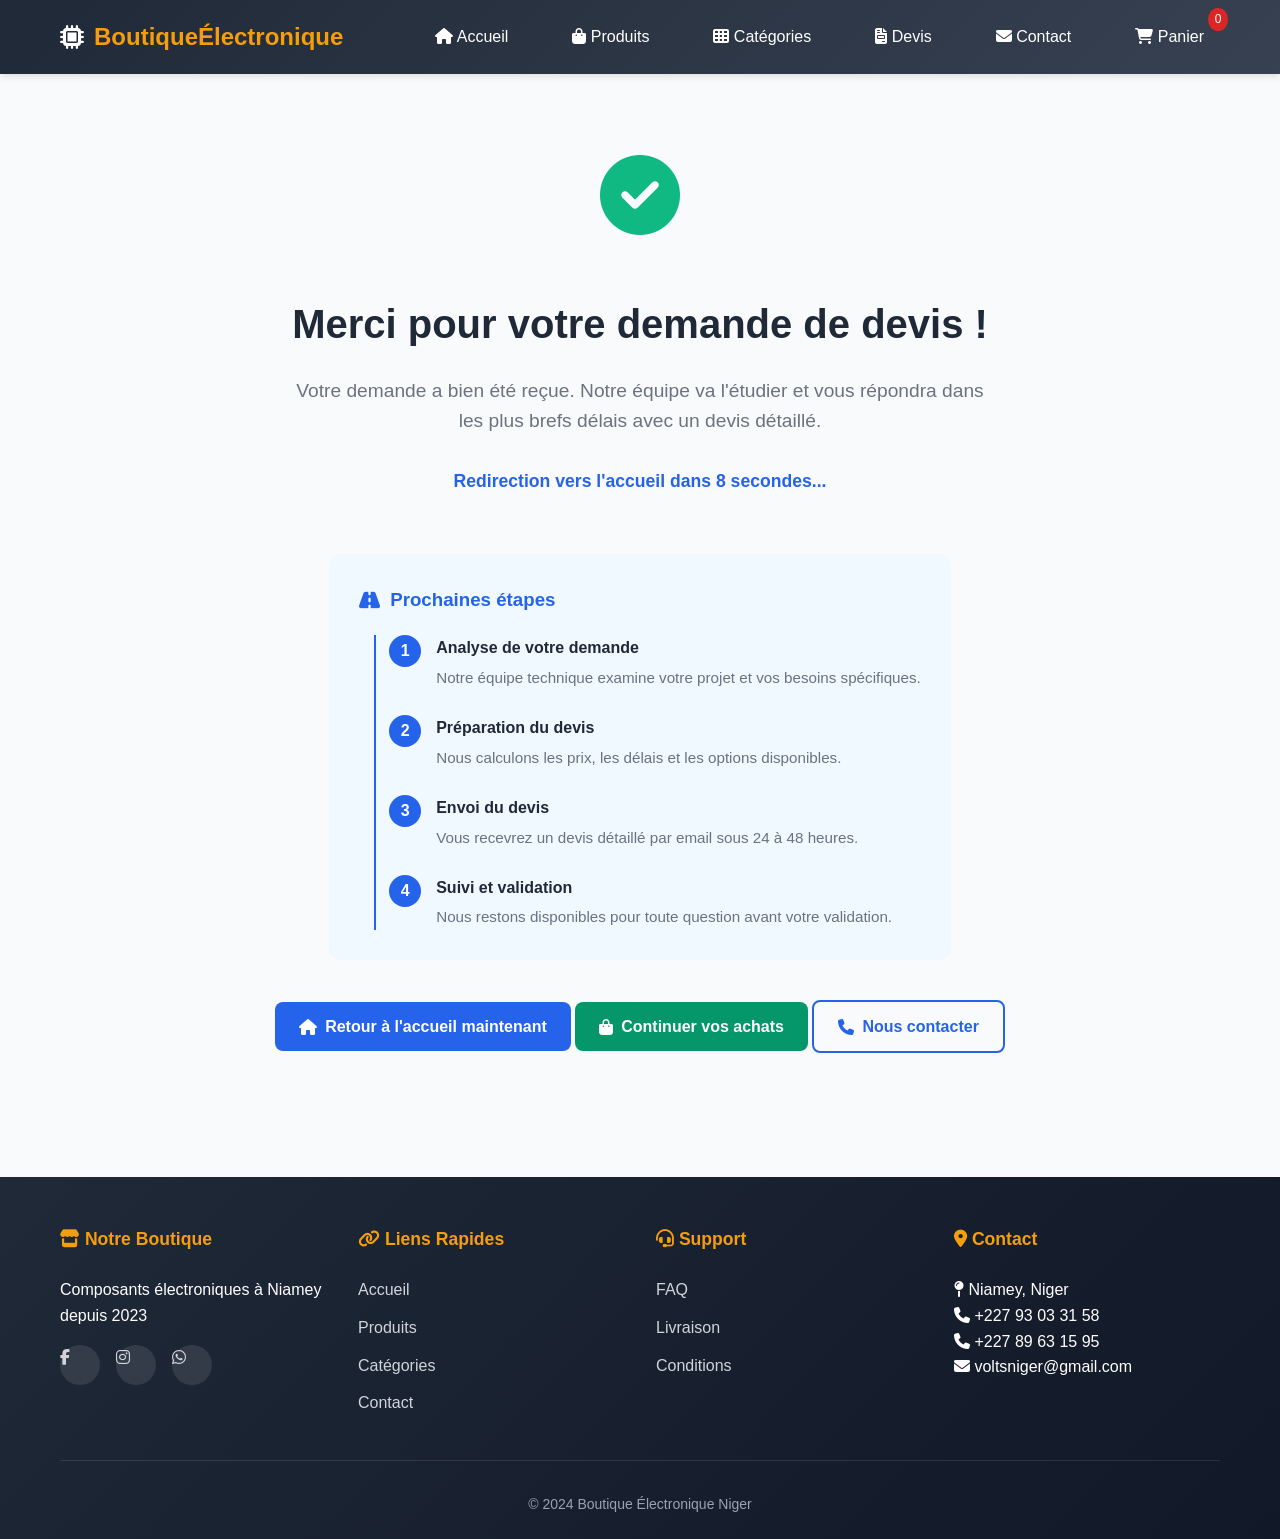
<file: merci-devis.html>
<!DOCTYPE html>
<html lang="fr">
<head>
  <meta charset="UTF-8">
  <meta name="viewport" content="width=device-width, initial-scale=1.0">
  <title>Merci - Boutique Électronique</title>
  <link rel="stylesheet" href="https://cdnjs.cloudflare.com/ajax/libs/font-awesome/6.4.0/css/all.min.css">
  <link rel="stylesheet" href="style.css">
  <meta http-equiv="refresh" content="8; url=index.html">
  <style>
    .merci-container {
      text-align: center;
      padding: 60px 20px;
      min-height: 60vh;
      display: flex;
      flex-direction: column;
      justify-content: center;
      align-items: center;
    }
    
    .merci-icon {
      font-size: 80px;
      color: #10b981;
      margin-bottom: 30px;
    }
    
    .merci-message h1 {
      font-size: 2.5rem;
      margin-bottom: 20px;
      color: #1f2937;
    }
    
    .merci-message p {
      font-size: 1.2rem;
      color: #6b7280;
      margin-bottom: 30px;
      max-width: 700px;
      line-height: 1.6;
    }
    
    .countdown {
      font-size: 1.1rem;
      color: #2563eb;
      margin: 20px 0;
      font-weight: bold;
    }
    
    .next-steps {
      background: #f0f9ff;
      border-radius: 12px;
      padding: 30px;
      margin: 40px auto;
      max-width: 800px;
      text-align: left;
    }
    
    .next-steps h3 {
      color: #2563eb;
      margin-bottom: 20px;
      display: flex;
      align-items: center;
      gap: 10px;
    }
    
    .steps-timeline {
      display: flex;
      flex-direction: column;
      gap: 25px;
      position: relative;
      padding-left: 30px;
    }
    
    .steps-timeline::before {
      content: '';
      position: absolute;
      left: 15px;
      top: 0;
      bottom: 0;
      width: 2px;
      background: #2563eb;
    }
    
    .step {
      display: flex;
      gap: 15px;
      position: relative;
    }
    
    .step-number {
      width: 32px;
      height: 32px;
      background: #2563eb;
      color: white;
      border-radius: 50%;
      display: flex;
      align-items: center;
      justify-content: center;
      font-weight: bold;
      flex-shrink: 0;
      z-index: 1;
    }
    
    .step-content {
      flex: 1;
    }
    
    .step-content h4 {
      margin-bottom: 5px;
      color: #1f2937;
    }
    
    .step-content p {
      color: #6b7280;
      font-size: 0.95rem;
    }
    
    @media (max-width: 768px) {
      .merci-icon {
        font-size: 60px;
      }
      
      .merci-message h1 {
        font-size: 2rem;
      }
      
      .next-steps {
        padding: 20px;
      }
      
      .steps-timeline {
        padding-left: 20px;
      }
      
      .steps-timeline::before {
        left: 10px;
      }
    }
  </style>
</head>
<body>
  <!-- Header -->
  <header class="site-header">
    <div class="container header-inner">
      <a href="index.html" class="logo">
        <i class="fas fa-microchip"></i>
        <span>Boutique<span style="color: #f59e0b;">Électronique</span></span>
      </a>
      
      <button class="menu-toggle" aria-label="Menu principal">
        <i class="fas fa-bars"></i>
      </button>
      
      <nav class="site-nav">
        <a href="index.html">
          <i class="fas fa-home"></i> Accueil
        </a>
        <a href="produits.html">
          <i class="fas fa-shopping-bag"></i> Produits
        </a>
        <a href="categories.html">
          <i class="fas fa-th"></i> Catégories
        </a>
        <a href="devis.html">
          <i class="fas fa-file-invoice"></i> Devis
        </a>
        <a href="contact.html">
          <i class="fas fa-envelope"></i> Contact
        </a>
        <a href="panier.html" class="cart-link">
          <i class="fas fa-shopping-cart"></i> Panier
          <span class="cart-count">0</span>
        </a>
      </nav>
    </div>
  </header>

  <main class="container">
    <div class="merci-container">
      <div class="merci-icon">
        <i class="fas fa-check-circle"></i>
      </div>
      
      <div class="merci-message">
        <h1>Merci pour votre demande de devis !</h1>
        <p>Votre demande a bien été reçue. Notre équipe va l'étudier et vous répondra dans les plus brefs délais avec un devis détaillé.</p>
        
        <div class="countdown" id="countdown">
          Redirection vers l'accueil dans <span id="seconds">8</span> secondes...
        </div>
      </div>
      
      <div class="next-steps">
        <h3><i class="fas fa-road"></i> Prochaines étapes</h3>
        
        <div class="steps-timeline">
          <div class="step">
            <div class="step-number">1</div>
            <div class="step-content">
              <h4>Analyse de votre demande</h4>
              <p>Notre équipe technique examine votre projet et vos besoins spécifiques.</p>
            </div>
          </div>
          
          <div class="step">
            <div class="step-number">2</div>
            <div class="step-content">
              <h4>Préparation du devis</h4>
              <p>Nous calculons les prix, les délais et les options disponibles.</p>
            </div>
          </div>
          
          <div class="step">
            <div class="step-number">3</div>
            <div class="step-content">
              <h4>Envoi du devis</h4>
              <p>Vous recevrez un devis détaillé par email sous 24 à 48 heures.</p>
            </div>
          </div>
          
          <div class="step">
            <div class="step-number">4</div>
            <div class="step-content">
              <h4>Suivi et validation</h4>
              <p>Nous restons disponibles pour toute question avant votre validation.</p>
            </div>
          </div>
        </div>
      </div>
      
      <div class="error-actions">
        <a href="index.html" class="btn btn-primary">
          <i class="fas fa-home"></i> Retour à l'accueil maintenant
        </a>
        <a href="produits.html" class="btn btn-secondary">
          <i class="fas fa-shopping-bag"></i> Continuer vos achats
        </a>
        <a href="contact.html" class="btn btn-outline">
          <i class="fas fa-phone"></i> Nous contacter
        </a>
      </div>
    </div>
  </main>

  <!-- Footer -->
  <footer class="site-footer">
    <div class="container">
      <div class="footer-grid">
        <div class="footer-column">
          <h4><i class="fas fa-store"></i> Notre Boutique</h4>
          <p>Composants électroniques à Niamey depuis 2023</p>
          <div class="social-links">
            <a href="#" class="social-link"><i class="fab fa-facebook-f"></i></a>
            <a href="#" class="social-link"><i class="fab fa-instagram"></i></a>
            <a href="#" class="social-link"><i class="fab fa-whatsapp"></i></a>
          </div>
        </div>
        
        <div class="footer-column">
          <h4><i class="fas fa-link"></i> Liens Rapides</h4>
          <a href="index.html">Accueil</a>
          <a href="produits.html">Produits</a>
          <a href="categories.html">Catégories</a>
          <a href="contact.html">Contact</a>
        </div>
        
        <div class="footer-column">
          <h4><i class="fas fa-headset"></i> Support</h4>
          <a href="faq.html">FAQ</a>
          <a href="livraison.html">Livraison</a>
          <a href="cgv.html">Conditions</a>
        </div>
        
        <div class="footer-column">
          <h4><i class="fas fa-map-marker-alt"></i> Contact</h4>
          <p><i class="fas fa-map-pin"></i> Niamey, Niger</p>
          <p><i class="fas fa-phone"></i> +227 93 03 31 58</p>
          <p><i class="fas fa-phone"></i> +227 89 63 15 95</p>
          <p><i class="fas fa-envelope"></i> voltsniger@gmail.com</p>
        </div>
      </div>
      
      <div class="footer-bottom">
        <p>&copy; 2024 Boutique Électronique Niger</p>
      </div>
    </div>
  </footer>

  <script>
    document.addEventListener('DOMContentLoaded', function() {
      mettreAJourCompteurPanier();
      
      // Compte à rebours
      let seconds = 8;
      const countdownElement = document.getElementById('seconds');
      
      const countdown = setInterval(() => {
        seconds--;
        if (countdownElement) {
          countdownElement.textContent = seconds;
        }
        
        if (seconds <= 0) {
          clearInterval(countdown);
        }
      }, 1000);
    });
  </script>
</body>
</html>
</file>
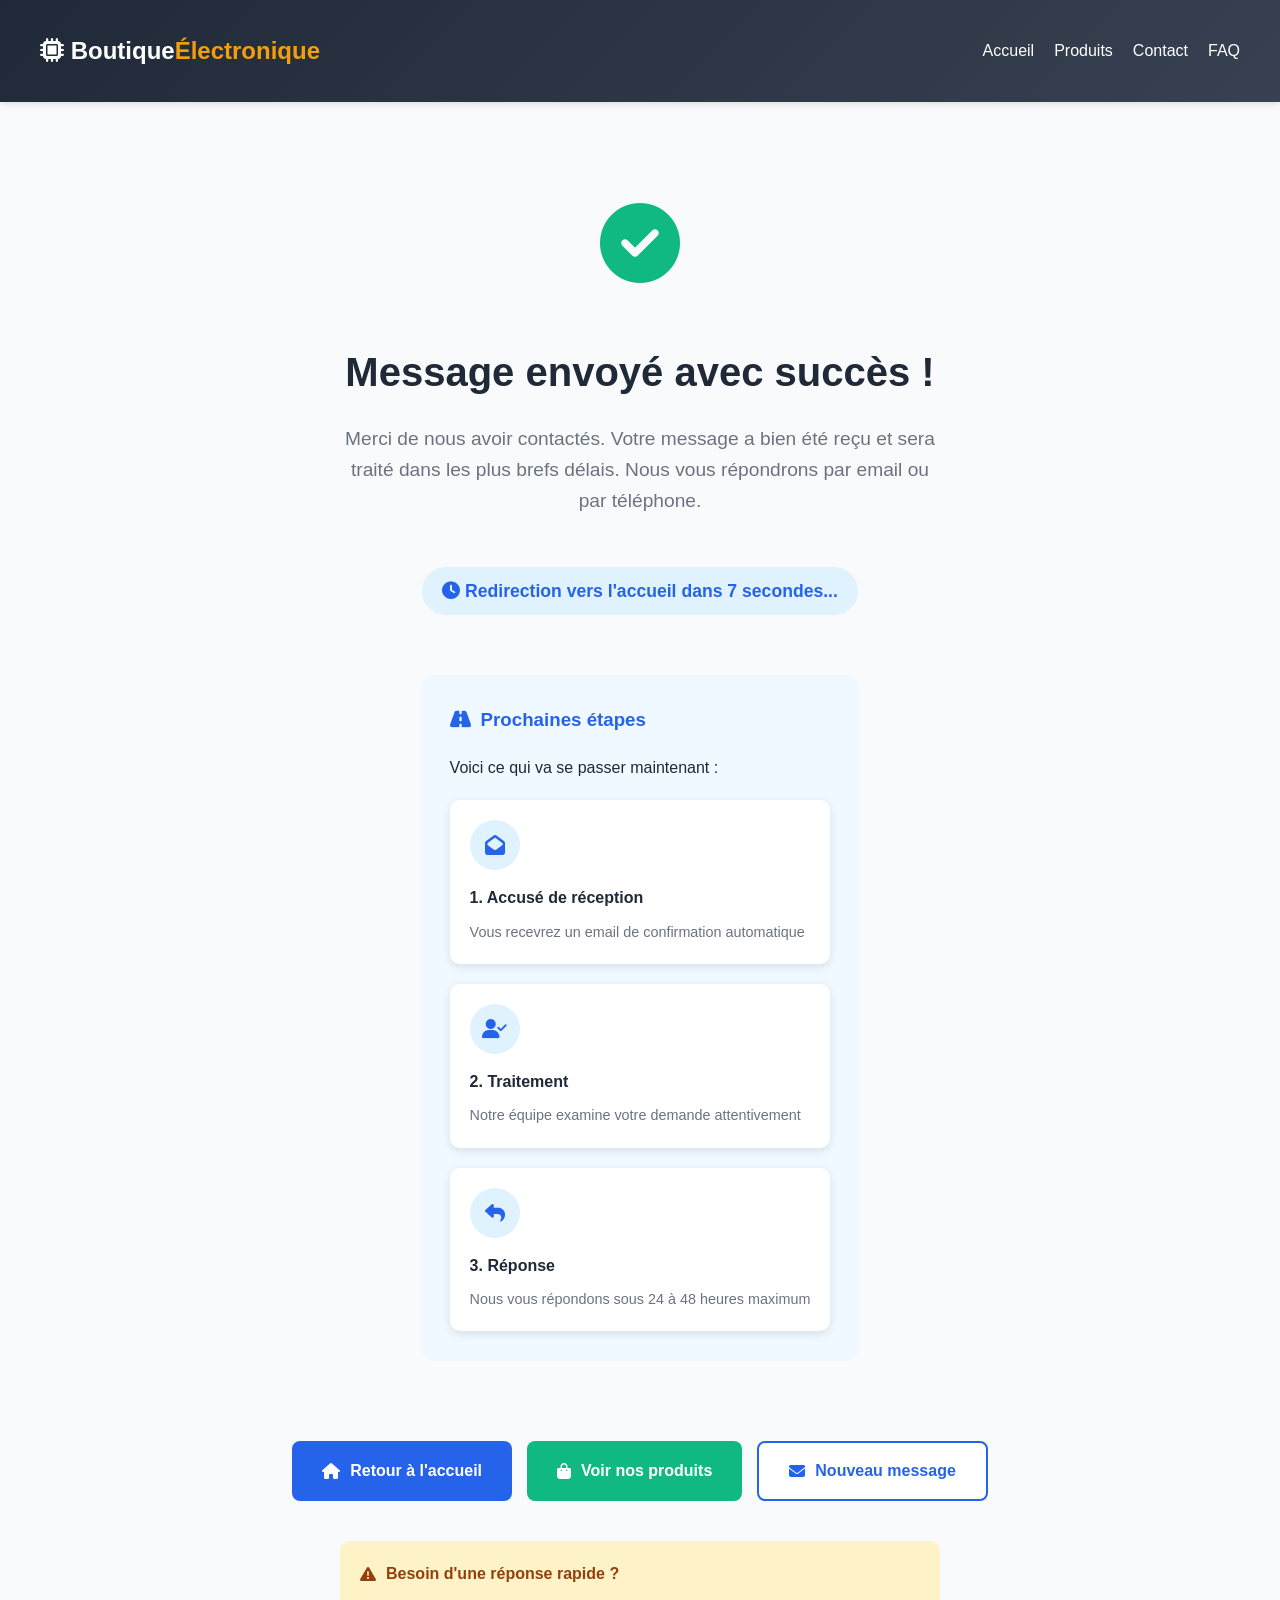
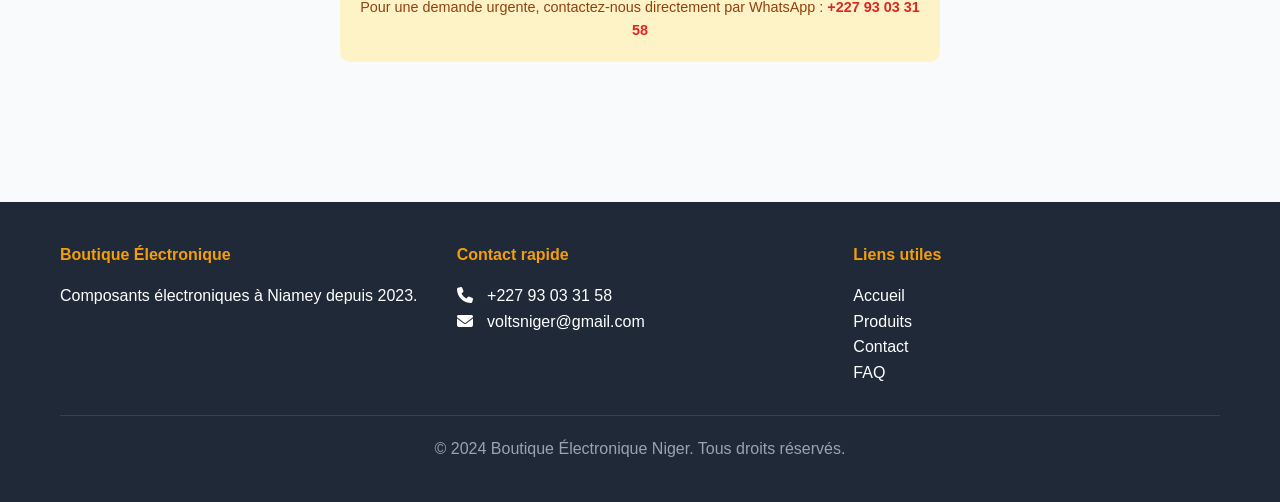
<file: merci.html>
<!DOCTYPE html>
<html lang="fr">
<head>
  <meta charset="UTF-8" />
  <title>Merci — Boutique Électronique</title>
  <meta name="viewport" content="width=device-width, initial-scale=1" />
  <meta name="description" content="Merci pour votre message. Nous vous répondrons rapidement." />
  
  <!-- Font Awesome -->
  <link rel="stylesheet" href="https://cdnjs.cloudflare.com/ajax/libs/font-awesome/6.4.0/css/all.min.css">
  
  <link rel="stylesheet" href="style.css" />
  
  <style>
    .merci-container {
      text-align: center;
      padding: 80px 20px;
      min-height: 60vh;
      display: flex;
      flex-direction: column;
      justify-content: center;
      align-items: center;
    }
    
    .merci-icon {
      font-size: 80px;
      color: #10b981;
      margin-bottom: 30px;
      animation: bounce 1s ease infinite;
    }
    
    @keyframes bounce {
      0%, 100% { transform: translateY(0); }
      50% { transform: translateY(-10px); }
    }
    
    .merci-message h1 {
      font-size: 2.5rem;
      margin-bottom: 20px;
      color: #1f2937;
    }
    
    .merci-message p {
      font-size: 1.2rem;
      color: #6b7280;
      margin-bottom: 30px;
      max-width: 600px;
      line-height: 1.6;
    }
    
    .countdown {
      font-size: 1.1rem;
      color: #2563eb;
      margin: 20px 0;
      font-weight: bold;
      padding: 10px 20px;
      background: #e0f2fe;
      border-radius: 50px;
      display: inline-block;
    }
    
    .next-steps {
      background: #f0f9ff;
      border-radius: 15px;
      padding: 30px;
      margin: 40px auto;
      max-width: 800px;
      text-align: left;
    }
    
    .next-steps h3 {
      color: #2563eb;
      margin-bottom: 20px;
      display: flex;
      align-items: center;
      gap: 10px;
    }
    
    .steps {
      display: grid;
      grid-template-columns: repeat(auto-fit, minmax(200px, 1fr));
      gap: 20px;
      margin-top: 20px;
    }
    
    .step {
      background: white;
      padding: 20px;
      border-radius: 10px;
      box-shadow: 0 3px 10px rgba(0,0,0,0.1);
    }
    
    .step-icon {
      width: 50px;
      height: 50px;
      background: #e0f2fe;
      border-radius: 50%;
      display: flex;
      align-items: center;
      justify-content: center;
      color: #2563eb;
      font-size: 20px;
      margin-bottom: 15px;
    }
    
    .step h4 {
      color: #1f2937;
      margin-bottom: 10px;
    }
    
    .step p {
      color: #6b7280;
      font-size: 0.9rem;
    }
    
    .cta-buttons {
      display: flex;
      gap: 15px;
      flex-wrap: wrap;
      justify-content: center;
      margin-top: 40px;
    }
    
    .btn {
      padding: 15px 30px;
      border-radius: 8px;
      text-decoration: none;
      font-weight: 600;
      display: inline-flex;
      align-items: center;
      gap: 10px;
      transition: transform 0.3s;
    }
    
    .btn-primary {
      background: #2563eb;
      color: white;
    }
    
    .btn-primary:hover {
      background: #1d4ed8;
      color: white;
      transform: translateY(-3px);
    }
    
    .btn-secondary {
      background: #10b981;
      color: white;
    }
    
    .btn-secondary:hover {
      background: #0da271;
      color: white;
      transform: translateY(-3px);
    }
    
    .btn-outline {
      background: white;
      color: #2563eb;
      border: 2px solid #2563eb;
    }
    
    .btn-outline:hover {
      background: #2563eb;
      color: white;
      transform: translateY(-3px);
    }
    
    @media (max-width: 768px) {
      .merci-icon {
        font-size: 60px;
      }
      
      .merci-message h1 {
        font-size: 2rem;
      }
      
      .steps {
        grid-template-columns: 1fr;
      }
      
      .cta-buttons {
        flex-direction: column;
        align-items: center;
      }
      
      .btn {
        width: 100%;
        max-width: 300px;
        justify-content: center;
      }
    }
  </style>
  
  <!-- Redirection automatique après 8 secondes -->
  <meta http-equiv="refresh" content="8; url=index.html">
</head>
<body>
  <!-- Header Simple -->
  <header class="site-header" style="background: linear-gradient(135deg, #1f2937 0%, #374151 100%);">
    <div class="container" style="display: flex; justify-content: space-between; align-items: center; padding: 1rem 0;">
      <a href="index.html" style="color: white; text-decoration: none; font-size: 1.5rem; font-weight: bold;">
        <i class="fas fa-microchip"></i> Boutique<span style="color: #f59e0b;">Électronique</span>
      </a>
      
      <nav style="display: flex; gap: 20px;">
        <a href="index.html" style="color: white; text-decoration: none;">Accueil</a>
        <a href="produits.html" style="color: white; text-decoration: none;">Produits</a>
        <a href="contact.html" style="color: white; text-decoration: none;">Contact</a>
        <a href="faq.html" style="color: white; text-decoration: none;">FAQ</a>
      </nav>
    </div>
  </header>

  <main class="container">
    <div class="merci-container">
      <div class="merci-icon">
        <i class="fas fa-check-circle"></i>
      </div>
      
      <div class="merci-message">
        <h1>Message envoyé avec succès !</h1>
        <p>Merci de nous avoir contactés. Votre message a bien été reçu et sera traité dans les plus brefs délais. Nous vous répondrons par email ou par téléphone.</p>
        
        <div class="countdown" id="countdown">
          <i class="fas fa-clock"></i> Redirection vers l'accueil dans <span id="seconds">8</span> secondes...
        </div>
      </div>
      
      <div class="next-steps">
        <h3><i class="fas fa-road"></i> Prochaines étapes</h3>
        <p>Voici ce qui va se passer maintenant :</p>
        
        <div class="steps">
          <div class="step">
            <div class="step-icon">
              <i class="fas fa-envelope-open"></i>
            </div>
            <h4>1. Accusé de réception</h4>
            <p>Vous recevrez un email de confirmation automatique</p>
          </div>
          
          <div class="step">
            <div class="step-icon">
              <i class="fas fa-user-check"></i>
            </div>
            <h4>2. Traitement</h4>
            <p>Notre équipe examine votre demande attentivement</p>
          </div>
          
          <div class="step">
            <div class="step-icon">
              <i class="fas fa-reply"></i>
            </div>
            <h4>3. Réponse</h4>
            <p>Nous vous répondons sous 24 à 48 heures maximum</p>
          </div>
        </div>
      </div>
      
      <div class="cta-buttons">
        <a href="index.html" class="btn btn-primary">
          <i class="fas fa-home"></i> Retour à l'accueil
        </a>
        <a href="produits.html" class="btn btn-secondary">
          <i class="fas fa-shopping-bag"></i> Voir nos produits
        </a>
        <a href="contact.html" class="btn btn-outline">
          <i class="fas fa-envelope"></i> Nouveau message
        </a>
      </div>
      
      <!-- Urgence -->
      <div style="margin-top: 40px; padding: 20px; background: #fef3c7; border-radius: 10px; max-width: 600px;">
        <h4 style="color: #92400e; display: flex; align-items: center; gap: 10px; margin-bottom: 10px;">
          <i class="fas fa-exclamation-triangle"></i> Besoin d'une réponse rapide ?
        </h4>
        <p style="color: #92400e; margin: 0; font-size: 0.9rem;">
          Pour une demande urgente, contactez-nous directement par WhatsApp : 
          <a href="https://wa.me/22793033158" style="color: #dc2626; font-weight: bold; text-decoration: none;">
            +227 93 03 31 58
          </a>
        </p>
      </div>
    </div>
  </main>

  <!-- Footer Simple -->
  <footer style="background: #1f2937; color: white; padding: 40px 0; margin-top: 60px;">
    <div class="container">
      <div style="display: grid; grid-template-columns: repeat(auto-fit, minmax(200px, 1fr)); gap: 30px; margin-bottom: 30px;">
        <div>
          <h4 style="color: #f59e0b; margin-bottom: 15px;">Boutique Électronique</h4>
          <p>Composants électroniques à Niamey depuis 2023.</p>
        </div>
        
        <div>
          <h4 style="color: #f59e0b; margin-bottom: 15px;">Contact rapide</h4>
          <p><i class="fas fa-phone" style="margin-right: 10px;"></i> +227 93 03 31 58</p>
          <p><i class="fas fa-envelope" style="margin-right: 10px;"></i> voltsniger@gmail.com</p>
        </div>
        
        <div>
          <h4 style="color: #f59e0b; margin-bottom: 15px;">Liens utiles</h4>
          <p><a href="index.html" style="color: white; text-decoration: none;">Accueil</a></p>
          <p><a href="produits.html" style="color: white; text-decoration: none;">Produits</a></p>
          <p><a href="contact.html" style="color: white; text-decoration: none;">Contact</a></p>
          <p><a href="faq.html" style="color: white; text-decoration: none;">FAQ</a></p>
        </div>
      </div>
      
      <div style="text-align: center; padding-top: 20px; border-top: 1px solid #374151; color: #9ca3af;">
        <p>&copy; 2024 Boutique Électronique Niger. Tous droits réservés.</p>
      </div>
    </div>
  </footer>

  <script>
    document.addEventListener('DOMContentLoaded', function() {
      // Compte à rebours
      let seconds = 8;
      const countdownElement = document.getElementById('seconds');
      
      const countdownInterval = setInterval(() => {
        seconds--;
        if (countdownElement) {
          countdownElement.textContent = seconds;
        }
        
        if (seconds <= 0) {
          clearInterval(countdownInterval);
        }
      }, 1000);
      
      // Animation d'entrée
      const elements = document.querySelectorAll('.merci-icon, .merci-message, .next-steps, .cta-buttons');
      elements.forEach((el, index) => {
        el.style.opacity = '0';
        el.style.transform = 'translateY(20px)';
        
        setTimeout(() => {
          el.style.transition = 'opacity 0.5s, transform 0.5s';
          el.style.opacity = '1';
          el.style.transform = 'translateY(0)';
        }, 200 * index);
      });
    });
    
    // Permettre d'annuler la redirection
    document.addEventListener('keydown', function(e) {
      if (e.key === 'Escape') {
        const countdown = document.getElementById('countdown');
        if (countdown) {
          countdown.innerHTML = '<i class="fas fa-check"></i> Redirection annulée. Vous pouvez naviguer manuellement.';
        }
        clearTimeout(window.redirectTimeout);
      }
    });
  </script>
</body>
</html>
</file>
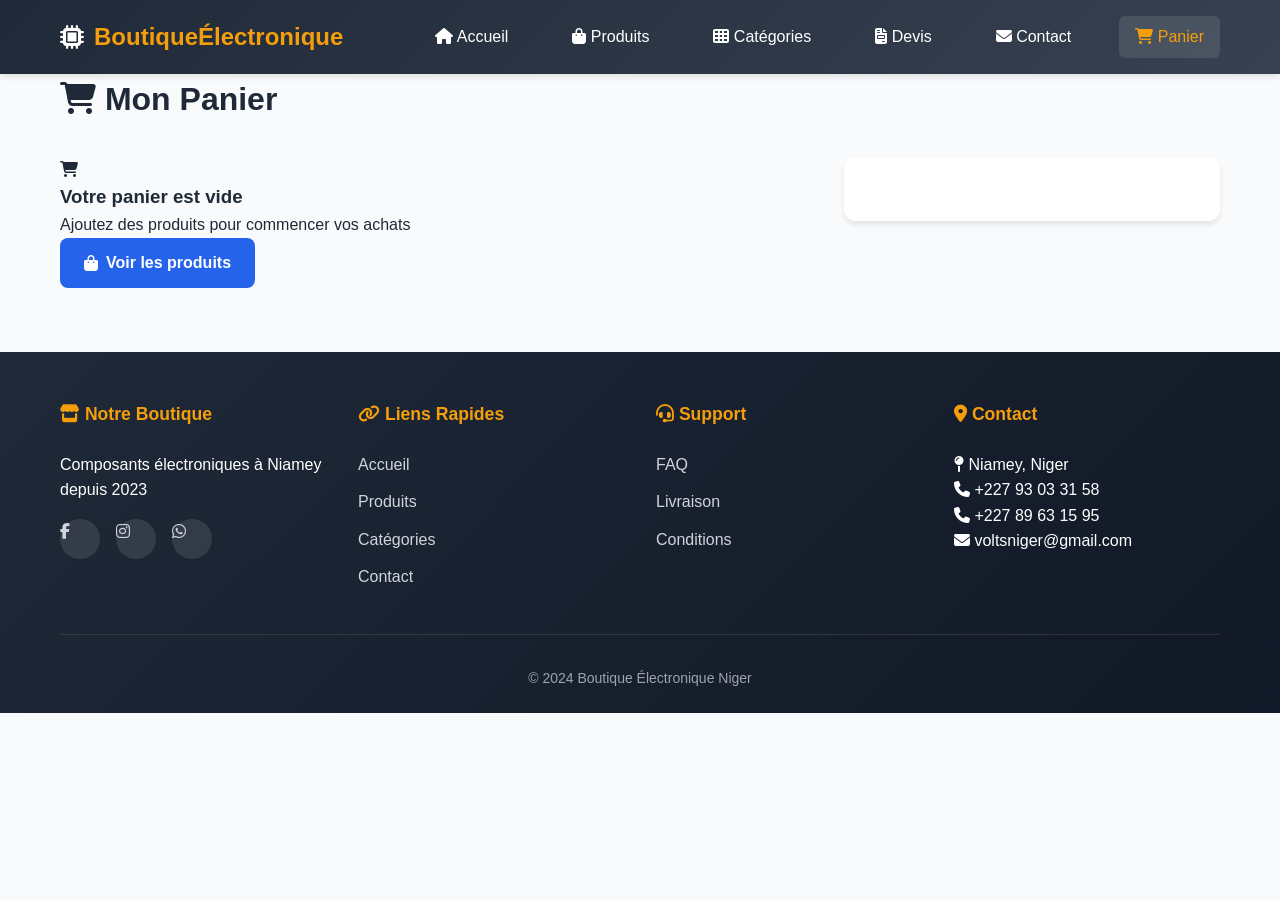
<file: panier.html>
<!DOCTYPE html>
<html lang="fr" data-page="panier">
<head>
  <meta charset="UTF-8">
  <meta name="viewport" content="width=device-width, initial-scale=1.0">
  <title>Mon Panier - Boutique Électronique</title>
  <link rel="stylesheet" href="https://cdnjs.cloudflare.com/ajax/libs/font-awesome/6.4.0/css/all.min.css">
  <link rel="stylesheet" href="style.css">
</head>
<body>
  <!-- Header -->
  <header class="site-header">
    <div class="container header-inner">
      <a href="index.html" class="logo">
        <i class="fas fa-microchip"></i>
        <span>Boutique<span style="color: #f59e0b;">Électronique</span></span>
      </a>
      
      <button class="menu-toggle" aria-label="Menu principal">
        <i class="fas fa-bars"></i>
      </button>
      
      <nav class="site-nav">
        <a href="index.html">
          <i class="fas fa-home"></i> Accueil
        </a>
        <a href="produits.html">
          <i class="fas fa-shopping-bag"></i> Produits
        </a>
        <a href="categories.html">
          <i class="fas fa-th"></i> Catégories
        </a>
        <a href="devis.html">
          <i class="fas fa-file-invoice"></i> Devis
        </a>
        <a href="contact.html">
          <i class="fas fa-envelope"></i> Contact
        </a>
        <a href="panier.html" class="cart-link active">
          <i class="fas fa-shopping-cart"></i> Panier
          <span class="cart-count">0</span>
        </a>
      </nav>
    </div>
  </header>

  <main class="container">
    <h1 class="page-title"><i class="fas fa-shopping-cart"></i> Mon Panier</h1>
    
    <div class="cart-container">
      <div class="cart-items-container">
        <div id="cart-items">
          <!-- Les articles du panier seront chargés ici -->
          <div class="empty-cart">
            <i class="fas fa-shopping-cart fa-3x"></i>
            <h2>Votre panier est vide</h2>
            <p>Ajoutez des produits pour commencer vos achats</p>
            <a href="produits.html" class="btn btn-primary">
              <i class="fas fa-shopping-bag"></i> Voir les produits
            </a>
          </div>
        </div>
      </div>
      
      <div class="cart-summary-container">
        <div id="cart-summary" class="cart-summary">
          <!-- Le résumé sera chargé ici -->
        </div>
      </div>
    </div>
  </main>

  <!-- Footer -->
  <footer class="site-footer">
    <div class="container">
      <div class="footer-grid">
        <div class="footer-column">
          <h4><i class="fas fa-store"></i> Notre Boutique</h4>
          <p>Composants électroniques à Niamey depuis 2023</p>
          <div class="social-links">
            <a href="#" class="social-link"><i class="fab fa-facebook-f"></i></a>
            <a href="#" class="social-link"><i class="fab fa-instagram"></i></a>
            <a href="#" class="social-link"><i class="fab fa-whatsapp"></i></a>
          </div>
        </div>
        
        <div class="footer-column">
          <h4><i class="fas fa-link"></i> Liens Rapides</h4>
          <a href="index.html">Accueil</a>
          <a href="produits.html">Produits</a>
          <a href="categories.html">Catégories</a>
          <a href="contact.html">Contact</a>
        </div>
        
        <div class="footer-column">
          <h4><i class="fas fa-headset"></i> Support</h4>
          <a href="faq.html">FAQ</a>
          <a href="livraison.html">Livraison</a>
          <a href="cgv.html">Conditions</a>
        </div>
        
        <div class="footer-column">
          <h4><i class="fas fa-map-marker-alt"></i> Contact</h4>
          <p><i class="fas fa-map-pin"></i> Niamey, Niger</p>
          <p><i class="fas fa-phone"></i> +227 93 03 31 58</p>
          <p><i class="fas fa-phone"></i> +227 89 63 15 95</p>
          <p><i class="fas fa-envelope"></i> voltsniger@gmail.com</p>
        </div>
      </div>
      
      <div class="footer-bottom">
        <p>&copy; 2024 Boutique Électronique Niger</p>
      </div>
    </div>
  </footer>

  <script src="main.js"></script>
  <script src="cart.js"></script>
  <script>
    // Initialiser le panier au chargement
    document.addEventListener('DOMContentLoaded', function() {
      if (typeof initialiserPanier === 'function') {
        initialiserPanier();
      }
      mettreAJourCompteurPanier();
    });
  </script>
</body>
</html>
</file>
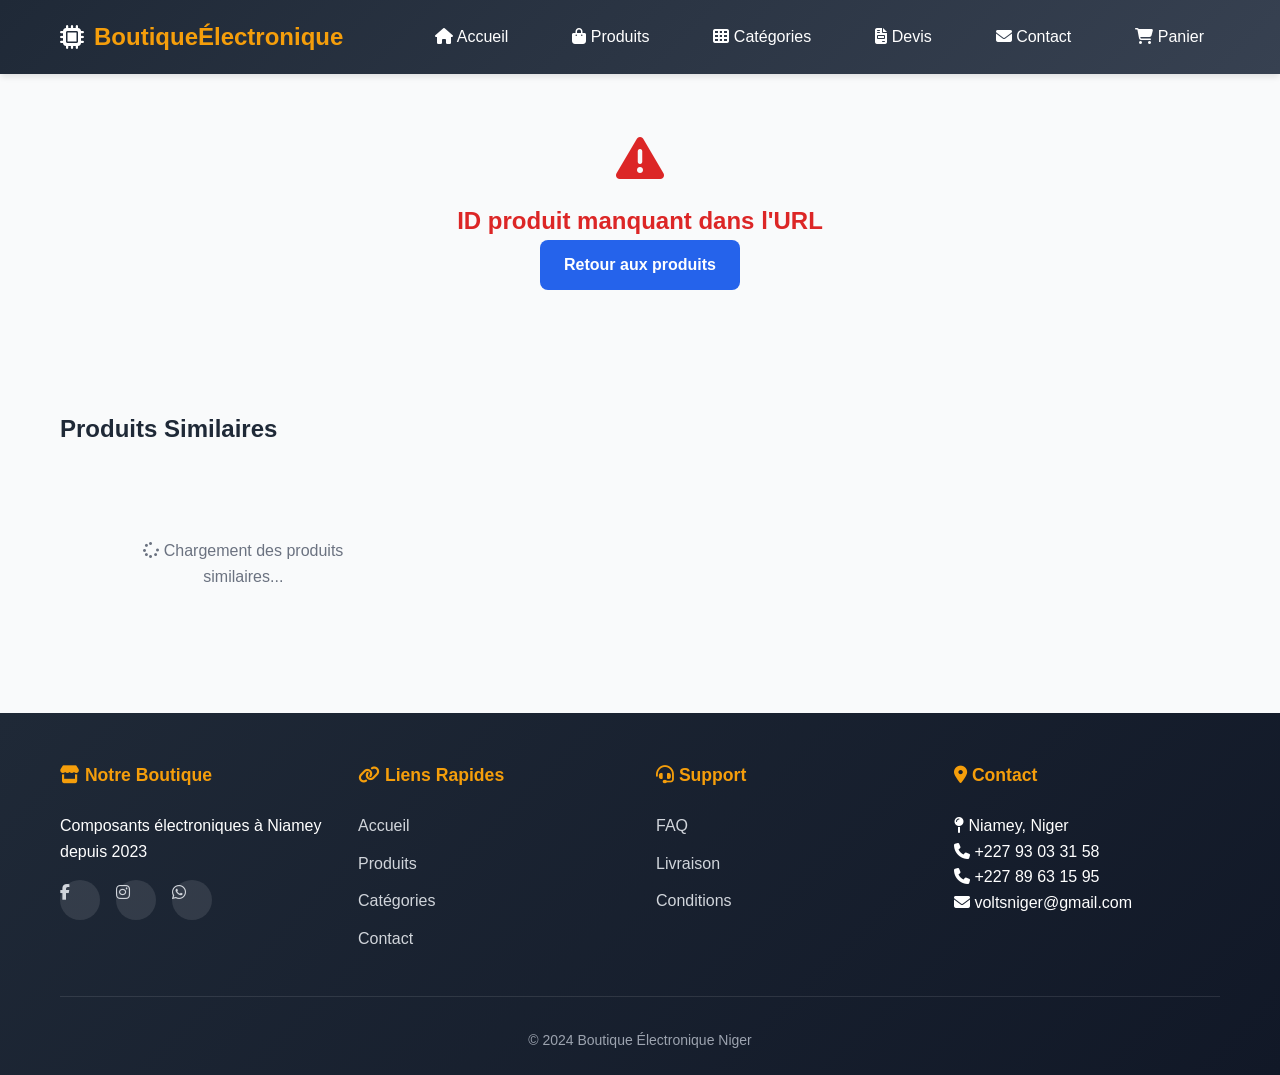
<file: produit.html>
<!DOCTYPE html>
<html lang="fr" data-page="produit-detail">
<head>
  <meta charset="UTF-8">
  <meta name="viewport" content="width=device-width, initial-scale=1.0">
  <title>Détail Produit - Boutique Électronique</title>
  <link rel="stylesheet" href="https://cdnjs.cloudflare.com/ajax/libs/font-awesome/6.4.0/css/all.min.css">
  <link rel="stylesheet" href="style.css">
  <style>
    .loading {
      text-align: center;
      padding: 60px;
      color: #6b7280;
    }
    
    .error {
      text-align: center;
      padding: 60px;
      color: #dc2626;
    }
    
    .error i {
      font-size: 48px;
      margin-bottom: 20px;
    }
    
    .produit-detail {
      display: grid;
      grid-template-columns: 1fr 1fr;
      gap: 40px;
      margin: 40px 0;
    }
    
    .produit-gallery {
      position: sticky;
      top: 20px;
    }
    
    .main-image {
      width: 100%;
      max-height: 400px;
      object-fit: contain;
      background: #f9fafb;
      border-radius: 12px;
      padding: 20px;
      border: 2px solid #e5e7eb;
    }
    
    .thumbnail-grid {
      display: grid;
      grid-template-columns: repeat(4, 1fr);
      gap: 10px;
      margin-top: 15px;
    }
    
    .thumbnail {
      width: 100%;
      height: 80px;
      object-fit: cover;
      border-radius: 8px;
      cursor: pointer;
      border: 2px solid transparent;
      transition: all 0.3s;
    }
    
    .thumbnail.active,
    .thumbnail:hover {
      border-color: #2563eb;
    }
    
    .produit-detail-info {
      padding: 20px 0;
    }
    
    .produit-category {
      display: inline-block;
      background: #dbeafe;
      color: #1e40af;
      padding: 6px 12px;
      border-radius: 20px;
      font-size: 0.875rem;
      font-weight: 600;
      margin-bottom: 15px;
    }
    
    .produit-price-large {
      font-size: 2.5rem;
      font-weight: bold;
      color: #2563eb;
      margin: 20px 0;
    }
    
    .stock-badge {
      display: inline-flex;
      align-items: center;
      gap: 8px;
      padding: 8px 16px;
      border-radius: 20px;
      font-weight: 600;
      margin: 15px 0;
    }
    
    .stock-badge.en-stock {
      background: #dcfce7;
      color: #059669;
    }
    
    .stock-badge.rupture {
      background: #fee2e2;
      color: #dc2626;
    }
    
    .description {
      font-size: 1.1rem;
      line-height: 1.6;
      color: #4b5563;
      margin: 20px 0;
    }
    
    .produit-actions-large {
      display: flex;
      gap: 15px;
      margin: 30px 0;
      flex-wrap: wrap;
    }
    
    .specs-section {
      margin: 30px 0;
      padding: 20px;
      background: #f9fafb;
      border-radius: 12px;
    }
    
    .specs-section h3 {
      color: #1f2937;
      margin-bottom: 15px;
      display: flex;
      align-items: center;
      gap: 10px;
    }
    
    .specs-list {
      list-style: none;
      padding: 0;
      margin: 0;
    }
    
    .specs-list li {
      padding: 8px 0;
      display: flex;
      align-items: flex-start;
      gap: 10px;
    }
    
    .specs-list li i {
      color: #2563eb;
      margin-top: 3px;
    }
    
    @media (max-width: 1024px) {
      .produit-detail {
        grid-template-columns: 1fr;
      }
      
      .produit-gallery {
        position: static;
      }
    }
  </style>
</head>
<body>
  <!-- Header -->
  <header class="site-header">
    <div class="container header-inner">
      <a href="index.html" class="logo">
        <i class="fas fa-microchip"></i>
        <span>Boutique<span style="color: #f59e0b;">Électronique</span></span>
      </a>
      
      <button class="menu-toggle" aria-label="Menu principal">
        <i class="fas fa-bars"></i>
      </button>
      
      <nav class="site-nav">
        <a href="index.html">
          <i class="fas fa-home"></i> Accueil
        </a>
        <a href="produits.html">
          <i class="fas fa-shopping-bag"></i> Produits
        </a>
        <a href="categories.html">
          <i class="fas fa-th"></i> Catégories
        </a>
        <a href="devis.html">
          <i class="fas fa-file-invoice"></i> Devis
        </a>
        <a href="contact.html">
          <i class="fas fa-envelope"></i> Contact
        </a>
        <a href="panier.html" class="cart-link">
          <i class="fas fa-shopping-cart"></i> Panier
          <span class="cart-count">0</span>
        </a>
      </nav>
    </div>
  </header>

  <main class="container">
    <div id="produit-detail">
      <div class="loading">
        <i class="fas fa-spinner fa-spin fa-2x"></i>
        <p>Chargement du produit...</p>
      </div>
    </div>

    <!-- Produits similaires -->
    <section class="section" style="margin-top: 60px;">
      <h2>Produits Similaires</h2>
      <div id="produits-similaires" class="produits-grid">
        <div class="loading">
          <i class="fas fa-spinner fa-spin"></i> Chargement des produits similaires...
        </div>
      </div>
    </section>
  </main>

  <!-- Footer -->
  <footer class="site-footer">
    <div class="container">
      <div class="footer-grid">
        <div class="footer-column">
          <h4><i class="fas fa-store"></i> Notre Boutique</h4>
          <p>Composants électroniques à Niamey depuis 2023</p>
          <div class="social-links">
            <a href="#" class="social-link"><i class="fab fa-facebook-f"></i></a>
            <a href="#" class="social-link"><i class="fab fa-instagram"></i></a>
            <a href="#" class="social-link"><i class="fab fa-whatsapp"></i></a>
          </div>
        </div>
        
        <div class="footer-column">
          <h4><i class="fas fa-link"></i> Liens Rapides</h4>
          <a href="index.html">Accueil</a>
          <a href="produits.html">Produits</a>
          <a href="categories.html">Catégories</a>
          <a href="contact.html">Contact</a>
        </div>
        
        <div class="footer-column">
          <h4><i class="fas fa-headset"></i> Support</h4>
          <a href="faq.html">FAQ</a>
          <a href="livraison.html">Livraison</a>
          <a href="cgv.html">Conditions</a>
        </div>
        
        <div class="footer-column">
          <h4><i class="fas fa-map-marker-alt"></i> Contact</h4>
          <p><i class="fas fa-map-pin"></i> Niamey, Niger</p>
          <p><i class="fas fa-phone"></i> +227 93 03 31 58</p>
          <p><i class="fas fa-phone"></i> +227 89 63 15 95</p>
          <p><i class="fas fa-envelope"></i> voltsniger@gmail.com</p>
        </div>
      </div>
      
      <div class="footer-bottom">
        <p>&copy; 2024 Boutique Électronique Niger</p>
      </div>
    </div>
  </footer>

  <script src="main.js"></script>
  <script>
    // ===== FONCTIONS SPÉCIFIQUES À LA PAGE PRODUIT =====
    
    // Fonction pour commander via WhatsApp
    function commanderWhatsApp(productId, numberType = 'primary') {
      const phoneNumbers = {
        primary: '+22793033158',
        secondary: '+22789631595'
      };
      
      const produit = window.currentProduit || produits.find(p => p.id === productId);
      if (!produit) return;
      
      const phoneNumber = phoneNumbers[numberType];
      const message = encodeURIComponent(
        `Bonjour, je souhaite commander:\n` +
        `Produit: ${produit.nom}\n` +
        `Prix: ${produit.prix.toLocaleString()} ${produit.devise}\n` +
        `Quantité: 1\n\n` +
        `Merci de me contacter pour finaliser la commande.`
      );
      
      window.open(`https://wa.me/${phoneNumber}?text=${message}`, '_blank');
    }
    
    // Fonction pour ajouter au panier
    function ajouterAuPanierProduit(productId, quantity = 1) {
      const produit = window.currentProduit || produits.find(p => p.id === productId);
      
      if (!produit) {
        showNotification('Produit non trouvé', 'error');
        return;
      }
      
      if (produit.stock === 0) {
        showNotification('Produit en rupture de stock', 'error');
        return;
      }
      
      // Récupérer le panier existant
      let panier = JSON.parse(localStorage.getItem('panier')) || [];
      
      const existingItem = panier.find(item => item.id === productId);
      
      if (existingItem) {
        if (existingItem.quantity + quantity > produit.stock) {
          showNotification('Stock insuffisant', 'error');
          return;
        }
        existingItem.quantity += quantity;
      } else {
        panier.push({
          id: produit.id,
          nom: produit.nom,
          prix: produit.prix,
          image: produit.images[0],
          quantity: quantity,
          maxStock: produit.stock
        });
      }
      
      localStorage.setItem('panier', JSON.stringify(panier));
      mettreAJourCompteurPanier();
      showNotification(`${produit.nom} ajouté au panier`, 'success');
    }
    
    // Fonction pour mettre à jour le compteur panier
    function mettreAJourCompteurPanier() {
      const panier = JSON.parse(localStorage.getItem('panier')) || [];
      const totalItems = panier.reduce((sum, item) => sum + item.quantity, 0);
      const countElements = document.querySelectorAll('.cart-count');
      
      countElements.forEach(el => {
        el.textContent = totalItems;
        el.style.display = totalItems > 0 ? 'inline' : 'none';
      });
    }
    
    // Fonction pour afficher une notification
    function showNotification(message, type = 'info') {
      // Créer l'élément de notification
      const notification = document.createElement('div');
      notification.className = `notification ${type}`;
      notification.style.cssText = `
        position: fixed;
        top: 20px;
        right: 20px;
        background: ${type === 'success' ? '#10b981' : type === 'error' ? '#ef4444' : '#3b82f6'};
        color: white;
        padding: 15px 20px;
        border-radius: 8px;
        box-shadow: 0 4px 6px rgba(0,0,0,0.1);
        z-index: 1000;
        display: flex;
        align-items: center;
        gap: 10px;
        transform: translateX(150%);
        transition: transform 0.3s ease;
      `;
      
      notification.innerHTML = `
        <i class="fas fa-${type === 'success' ? 'check-circle' : type === 'error' ? 'exclamation-circle' : 'info-circle'}"></i>
        <span>${message}</span>
      `;
      
      document.body.appendChild(notification);
      
      // Afficher la notification
      setTimeout(() => {
        notification.style.transform = 'translateX(0)';
      }, 10);
      
      // Supprimer après 3 secondes
      setTimeout(() => {
        notification.style.transform = 'translateX(150%)';
        setTimeout(() => notification.remove(), 300);
      }, 3000);
    }
    
    // ===== CHARGEMENT DU PRODUIT =====
    
    document.addEventListener('DOMContentLoaded', async function() {
      // Mettre à jour le compteur panier
      mettreAJourCompteurPanier();
      
      // Récupérer l'ID du produit depuis l'URL
      const urlParams = new URLSearchParams(window.location.search);
      const productId = urlParams.get('id');
      
      if (!productId) {
        afficherErreur('ID produit manquant dans l\'URL');
        return;
      }
      
      try {
        // Charger les données produits
        const response = await fetch('produits.json');
        const data = await response.json();
        const produits = data.produits;
        
        // Trouver le produit
        const produit = produits.find(p => p.id === productId);
        
        if (!produit) {
          afficherErreur('Produit non trouvé');
          return;
        }
        
        // Stocker le produit globalement (pour les fonctions)
        window.currentProduit = produit;
        
        // Afficher le produit
        afficherProduitDetail(produit);
        
        // Afficher les produits similaires
        afficherProduitsSimilaires(produit, produits);
        
      } catch (error) {
        console.error('Erreur:', error);
        afficherErreur('Erreur de chargement des données');
      }
    });
    
    function afficherProduitDetail(produit) {
      const container = document.getElementById('produit-detail');
      
      if (!container) return;
      
      container.innerHTML = `
        <div class="produit-detail">
          <div class="produit-gallery">
            <img src="${produit.images[0]}" alt="${produit.nom}" class="main-image" id="main-image">
            
            ${produit.images.length > 1 ? `
              <div class="thumbnail-grid">
                ${produit.images.map((img, index) => `
                  <img src="${img}" alt="${produit.nom} - vue ${index+1}" 
                       class="thumbnail ${index === 0 ? 'active' : ''}"
                       onclick="changerImagePrincipale(this, '${img}')">
                `).join('')}
              </div>
            ` : ''}
          </div>
          
          <div class="produit-detail-info">
            <span class="produit-category">${produit.categorie}</span>
            <h1>${produit.nomComplet || produit.nom}</h1>
            
            <div class="produit-price-large">${produit.prix.toLocaleString()} ${produit.devise}</div>
            
            <div class="stock-badge ${produit.stock > 0 ? 'en-stock' : 'rupture'}">
              <i class="fas fa-${produit.stock > 0 ? 'check' : 'times'}"></i>
              ${produit.stock > 0 ? `${produit.stock} en stock` : 'Rupture de stock'}
            </div>
            
            <p class="description">${produit.description}</p>
            
            <div class="produit-actions-large">
              <button class="btn btn-primary btn-lg" onclick="ajouterAuPanierProduit('${produit.id}')" 
                      ${produit.stock === 0 ? 'disabled' : ''}>
                <i class="fas fa-cart-plus"></i> Ajouter au panier
              </button>
              
              <button class="btn btn-secondary btn-lg" onclick="commanderWhatsApp('${produit.id}')">
                <i class="fab fa-whatsapp"></i> Commander maintenant
              </button>
            </div>
            
            ${produit.caracteristiques && produit.caracteristiques.length > 0 ? `
              <div class="specs-section">
                <h3><i class="fas fa-list"></i> Caractéristiques</h3>
                <ul class="specs-list">
                  ${produit.caracteristiques.map(spec => `<li><i class="fas fa-check"></i> ${spec}</li>`).join('')}
                </ul>
              </div>
            ` : ''}
            
            ${produit.avantages && produit.avantages.length > 0 ? `
              <div class="specs-section">
                <h3><i class="fas fa-thumbs-up"></i> Avantages</h3>
                <ul class="specs-list">
                  ${produit.avantages.map(av => `<li><i class="fas fa-plus"></i> ${av}</li>`).join('')}
                </ul>
              </div>
            ` : ''}
            
            ${produit.limitations && produit.limitations.length > 0 ? `
              <div class="specs-section">
                <h3><i class="fas fa-exclamation-triangle"></i> Limitations</h3>
                <ul class="specs-list">
                  ${produit.limitations.map(lim => `<li><i class="fas fa-minus"></i> ${lim}</li>`).join('')}
                </ul>
              </div>
            ` : ''}
          </div>
        </div>
      `;
    }
    
    function afficherProduitsSimilaires(produit, tousProduits) {
      const container = document.getElementById('produits-similaires');
      
      if (!container) return;
      
      // Filtrer les produits similaires (même catégorie, différent ID)
      const similaires = tousProduits
        .filter(p => p.id !== produit.id && p.categorie === produit.categorie)
        .slice(0, 4);
      
      if (similaires.length === 0) {
        container.innerHTML = '<p>Aucun produit similaire trouvé.</p>';
        return;
      }
      
      container.innerHTML = similaires.map(p => `
        <div class="produit-card">
          <a href="produit.html?id=${p.id}" style="text-decoration: none; color: inherit;">
            <img src="${p.images[0]}" alt="${p.nom}" class="produit-image">
            <div class="produit-info">
              <h3>${p.nom}</h3>
              <div class="produit-price">${p.prix.toLocaleString()} ${p.devise}</div>
              <button class="btn btn-sm btn-primary">Voir détails</button>
            </div>
          </a>
        </div>
      `).join('');
    }
    
    function afficherErreur(message) {
      const container = document.getElementById('produit-detail');
      if (!container) return;
      
      container.innerHTML = `
        <div class="error">
          <i class="fas fa-exclamation-triangle"></i>
          <h2>${message}</h2>
          <a href="produits.html" class="btn btn-primary">Retour aux produits</a>
        </div>
      `;
    }
    
    // Fonction pour changer l'image principale
    function changerImagePrincipale(thumbnail, imgSrc) {
      // Mettre à jour l'image principale
      const mainImage = document.getElementById('main-image');
      if (mainImage) {
        mainImage.src = imgSrc;
      }
      
      // Mettre à jour les miniatures actives
      document.querySelectorAll('.thumbnail').forEach(t => {
        t.classList.remove('active');
      });
      thumbnail.classList.add('active');
    }
    
    // Rendre les fonctions disponibles globalement
    window.ajouterAuPanier = ajouterAuPanierProduit;
    window.commanderWhatsApp = commanderWhatsApp;
    window.changerImagePrincipale = changerImagePrincipale;
  </script>
</body>
</html>
</file>
<file: style.css>
/* ===== VARIABLES ===== */
:root {
  --primary: #2563eb;
  --secondary: #059669;
  --accent: #f59e0b;
  --dark: #1f2937;
  --light: #f9fafb;
  --gray: #6b7280;
  --red: #dc2626;
  --green: #10b981;
  --shadow: 0 4px 6px -1px rgba(0, 0, 0, 0.1);
  --radius: 12px;
  --transition: all 0.3s ease;
}

/* ===== RESET & BASE ===== */
* {
  margin: 0;
  padding: 0;
  box-sizing: border-box;
}

body {
  font-family: 'Segoe UI', Tahoma, Geneva, Verdana, sans-serif;
  line-height: 1.6;
  color: var(--dark);
  background-color: var(--light);
}

.container {
  max-width: 1200px;
  margin: 0 auto;
  padding: 0 20px;
}

/* ===== HEADER & NAVIGATION ===== */
.site-header {
  background: linear-gradient(135deg, var(--dark) 0%, #374151 100%);
  color: white;
  padding: 1rem 0;
  position: sticky;
  top: 0;
  z-index: 1000;
  box-shadow: var(--shadow);
}

.header-inner {
  display: flex;
  justify-content: space-between;
  align-items: center;
}

.logo {
  font-size: 1.5rem;
  font-weight: bold;
  color: white;
  text-decoration: none;
  display: flex;
  align-items: center;
  gap: 10px;
}

.logo span {
  color: var(--accent);
}

.site-nav {
  display: flex;
  gap: 2rem;
  align-items: center;
}

.site-nav a {
  color: white;
  text-decoration: none;
  font-weight: 500;
  padding: 0.5rem 1rem;
  border-radius: 6px;
  transition: var(--transition);
}

.site-nav a:hover,
.site-nav a.active {
  background-color: rgba(255, 255, 255, 0.1);
  color: var(--accent);
}

.cart-link {
  position: relative;
}

.cart-count {
  position: absolute;
  top: -8px;
  right: -8px;
  background-color: var(--red);
  color: white;
  font-size: 0.75rem;
  padding: 2px 6px;
  border-radius: 50%;
  min-width: 20px;
  text-align: center;
}

.menu-toggle {
  display: none;
  background: none;
  border: none;
  color: white;
  font-size: 1.5rem;
  cursor: pointer;
}

/* ===== HERO SLIDER ===== */
.hero-slider {
  height: 500px;
  position: relative;
  overflow: hidden;
  border-radius: var(--radius);
  margin: 2rem 0;
}

.slide {
  position: absolute;
  top: 0;
  left: 0;
  width: 100%;
  height: 100%;
  opacity: 0;
  transition: opacity 1s ease;
  background-size: cover;
  background-position: center;
  display: flex;
  align-items: center;
  padding: 0 4rem;
}

.slide.active {
  opacity: 1;
}

.slide::before {
  content: '';
  position: absolute;
  top: 0;
  left: 0;
  width: 100%;
  height: 100%;
  background: linear-gradient(90deg, rgba(0,0,0,0.7) 0%, rgba(0,0,0,0.3) 100%);
}

.slide-content {
  position: relative;
  z-index: 1;
  color: white;
  max-width: 600px;
}

.slide-content h2 {
  font-size: 3rem;
  margin-bottom: 1rem;
  text-shadow: 2px 2px 4px rgba(0,0,0,0.5);
}

.slide-content p {
  font-size: 1.2rem;
  margin-bottom: 2rem;
  opacity: 0.9;
}

.slider-controls {
  position: absolute;
  bottom: 2rem;
  left: 50%;
  transform: translateX(-50%);
  display: flex;
  gap: 1rem;
  z-index: 2;
}

.slider-dot {
  width: 12px;
  height: 12px;
  border-radius: 50%;
  background-color: rgba(255,255,255,0.5);
  cursor: pointer;
  transition: var(--transition);
}

.slider-dot.active {
  background-color: var(--accent);
  transform: scale(1.2);
}

/* ===== PRODUITS ===== */
.produits-filters {
  background: white;
  padding: 1.5rem;
  border-radius: var(--radius);
  margin: 2rem 0;
  box-shadow: var(--shadow);
  display: flex;
  flex-wrap: wrap;
  gap: 1rem;
  align-items: center;
}

.search-box {
  flex: 1;
  min-width: 300px;
  position: relative;
}

.search-box input {
  width: 100%;
  padding: 0.75rem 1rem 0.75rem 3rem;
  border: 2px solid #e5e7eb;
  border-radius: 8px;
  font-size: 1rem;
  transition: var(--transition);
}

.search-box input:focus {
  outline: none;
  border-color: var(--primary);
  box-shadow: 0 0 0 3px rgba(37, 99, 235, 0.1);
}

.search-box i {
  position: absolute;
  left: 1rem;
  top: 50%;
  transform: translateY(-50%);
  color: var(--gray);
}

.filter-buttons {
  display: flex;
  flex-wrap: wrap;
  gap: 0.5rem;
}

.filter-btn {
  padding: 0.5rem 1rem;
  border: 2px solid #e5e7eb;
  background: white;
  border-radius: 20px;
  cursor: pointer;
  transition: var(--transition);
  font-weight: 500;
}

.filter-btn:hover,
.filter-btn.active {
  background-color: var(--primary);
  color: white;
  border-color: var(--primary);
}

/* Grille des produits */
.produits-grid {
  display: grid;
  grid-template-columns: repeat(auto-fill, minmax(300px, 1fr));
  gap: 2rem;
  margin: 2rem 0;
}

.produit-card {
  background: white;
  border-radius: var(--radius);
  overflow: hidden;
  box-shadow: var(--shadow);
  transition: var(--transition);
  position: relative;
}

.produit-card:hover {
  transform: translateY(-8px);
  box-shadow: 0 20px 25px -5px rgba(0, 0, 0, 0.1);
}

.produit-badge {
  position: absolute;
  top: 1rem;
  right: 1rem;
  background-color: var(--accent);
  color: white;
  padding: 0.25rem 0.75rem;
  border-radius: 20px;
  font-size: 0.75rem;
  font-weight: 600;
  z-index: 1;
}

.produit-badge.nouveau {
  background-color: var(--green);
}

.produit-badge.rupture {
  background-color: var(--red);
}

.produit-image {
  width: 100%;
  height: 200px;
  object-fit: cover;
  border-bottom: 2px solid #f3f4f6;
}

.produit-info {
  padding: 1.5rem;
}

.produit-category {
  color: var(--primary);
  font-size: 0.875rem;
  font-weight: 600;
  text-transform: uppercase;
  margin-bottom: 0.5rem;
  display: block;
}

.produit-title {
  font-size: 1.25rem;
  margin-bottom: 0.5rem;
  color: var(--dark);
}

.produit-description {
  color: var(--gray);
  font-size: 0.95rem;
  margin-bottom: 1rem;
  display: -webkit-box;
  -webkit-line-clamp: 2;
  -webkit-box-orient: vertical;
  overflow: hidden;
}

.produit-price {
  font-size: 1.5rem;
  font-weight: bold;
  color: var(--primary);
  margin-bottom: 1rem;
}

.produit-actions {
  display: flex;
  gap: 0.5rem;
}

.btn {
  padding: 0.75rem 1.5rem;
  border: none;
  border-radius: 8px;
  font-weight: 600;
  cursor: pointer;
  transition: var(--transition);
  display: inline-flex;
  align-items: center;
  justify-content: center;
  gap: 0.5rem;
  text-decoration: none;
}

.btn-primary {
  background-color: var(--primary);
  color: white;
}

.btn-primary:hover {
  background-color: #1d4ed8;
}

.btn-secondary {
  background-color: var(--secondary);
  color: white;
}

.btn-secondary:hover {
  background-color: #047857;
}

.btn-outline {
  background-color: transparent;
  color: var(--primary);
  border: 2px solid var(--primary);
}

.btn-outline:hover {
  background-color: var(--primary);
  color: white;
}

.btn-sm {
  padding: 0.5rem 1rem;
  font-size: 0.875rem;
}

/* ===== PAGE PRODUIT DÉTAIL ===== */
.produit-detail {
  display: grid;
  grid-template-columns: 1fr 1fr;
  gap: 3rem;
  margin: 2rem 0;
}

.produit-gallery {
  position: relative;
}

.main-image {
  width: 100%;
  height: 400px;
  object-fit: contain;
  background: white;
  border-radius: var(--radius);
  padding: 2rem;
  border: 2px solid #e5e7eb;
}

.thumbnail-grid {
  display: grid;
  grid-template-columns: repeat(4, 1fr);
  gap: 1rem;
  margin-top: 1rem;
}

.thumbnail {
  width: 100%;
  height: 80px;
  object-fit: cover;
  border-radius: 8px;
  cursor: pointer;
  border: 2px solid transparent;
  transition: var(--transition);
}

.thumbnail.active,
.thumbnail:hover {
  border-color: var(--primary);
}

.produit-detail-info h1 {
  font-size: 2.5rem;
  margin-bottom: 1rem;
  color: var(--dark);
}

.produit-price-large {
  font-size: 2rem;
  color: var(--primary);
  font-weight: bold;
  margin-bottom: 1rem;
}

.stock-badge {
  display: inline-block;
  padding: 0.5rem 1rem;
  border-radius: 20px;
  font-weight: 600;
  margin-bottom: 1rem;
}

.stock-badge.en-stock {
  background-color: #dcfce7;
  color: var(--green);
}

.stock-badge.rupture {
  background-color: #fee2e2;
  color: var(--red);
}

.specs-grid {
  display: grid;
  grid-template-columns: repeat(2, 1fr);
  gap: 1rem;
  margin: 2rem 0;
}

.spec-item {
  background: #f9fafb;
  padding: 1rem;
  border-radius: 8px;
}

.spec-item strong {
  display: block;
  color: var(--gray);
  font-size: 0.875rem;
  margin-bottom: 0.25rem;
}

/* ===== PANIER ===== */
.cart-container {
  display: grid;
  grid-template-columns: 2fr 1fr;
  gap: 2rem;
  margin: 2rem 0;
}

.cart-items {
  background: white;
  border-radius: var(--radius);
  padding: 2rem;
  box-shadow: var(--shadow);
}

.cart-item {
  display: grid;
  grid-template-columns: 100px 2fr 1fr 1fr 50px;
  gap: 1rem;
  align-items: center;
  padding: 1.5rem 0;
  border-bottom: 2px solid #f3f4f6;
}

.cart-item:last-child {
  border-bottom: none;
}

.cart-item-image {
  width: 100px;
  height: 100px;
  object-fit: contain;
  background: #f9fafb;
  border-radius: 8px;
  padding: 0.5rem;
}

.cart-item-title {
  font-weight: 600;
  margin-bottom: 0.5rem;
}

.cart-item-price {
  color: var(--primary);
  font-weight: 600;
}

.quantity-control {
  display: flex;
  align-items: center;
  gap: 0.5rem;
}

.quantity-btn {
  width: 32px;
  height: 32px;
  border-radius: 50%;
  border: 2px solid #e5e7eb;
  background: white;
  cursor: pointer;
  display: flex;
  align-items: center;
  justify-content: center;
  font-weight: bold;
  transition: var(--transition);
}

.quantity-btn:hover {
  border-color: var(--primary);
  color: var(--primary);
}

.quantity-input {
  width: 60px;
  text-align: center;
  padding: 0.5rem;
  border: 2px solid #e5e7eb;
  border-radius: 8px;
  font-weight: 600;
}

.remove-item {
  background: none;
  border: none;
  color: var(--gray);
  cursor: pointer;
  font-size: 1.2rem;
  transition: var(--transition);
}

.remove-item:hover {
  color: var(--red);
}

.cart-summary {
  background: white;
  border-radius: var(--radius);
  padding: 2rem;
  box-shadow: var(--shadow);
  height: fit-content;
  position: sticky;
  top: 100px;
}

.cart-summary h3 {
  margin-bottom: 1.5rem;
  padding-bottom: 1rem;
  border-bottom: 2px solid #f3f4f6;
}

.summary-row {
  display: flex;
  justify-content: space-between;
  margin-bottom: 1rem;
  color: var(--gray);
}

.summary-row.total {
  font-size: 1.25rem;
  font-weight: bold;
  color: var(--dark);
  margin-top: 1rem;
  padding-top: 1rem;
  border-top: 2px solid #f3f4f6;
}

/* ===== FORMULAIRES ===== */
.form-group {
  margin-bottom: 1.5rem;
}

.form-group label {
  display: block;
  margin-bottom: 0.5rem;
  font-weight: 600;
  color: var(--dark);
}

.form-control {
  width: 100%;
  padding: 0.875rem 1rem;
  border: 2px solid #e5e7eb;
  border-radius: 8px;
  font-size: 1rem;
  transition: var(--transition);
}

.form-control:focus {
  outline: none;
  border-color: var(--primary);
  box-shadow: 0 0 0 3px rgba(37, 99, 235, 0.1);
}

textarea.form-control {
  min-height: 150px;
  resize: vertical;
}

/* ===== FOOTER ===== */
.site-footer {
  background: linear-gradient(135deg, var(--dark) 0%, #111827 100%);
  color: white;
  padding: 3rem 0 1.5rem;
  margin-top: 4rem;
}

.footer-grid {
  display: grid;
  grid-template-columns: repeat(4, 1fr);
  gap: 2rem;
  margin-bottom: 2rem;
}

.footer-column h4 {
  color: var(--accent);
  margin-bottom: 1.5rem;
  font-size: 1.1rem;
}

.footer-column a {
  color: #d1d5db;
  text-decoration: none;
  display: block;
  margin-bottom: 0.75rem;
  transition: var(--transition);
}

.footer-column a:hover {
  color: white;
  padding-left: 0.5rem;
}

.social-links {
  display: flex;
  gap: 1rem;
  margin-top: 1rem;
}

.social-link {
  width: 40px;
  height: 40px;
  border-radius: 50%;
  background: rgba(255, 255, 255, 0.1);
  display: flex;
  align-items: center;
  justify-content: center;
  color: white;
  text-decoration: none;
  transition: var(--transition);
}

.social-link:hover {
  background: var(--primary);
  transform: translateY(-3px);
}

.footer-bottom {
  text-align: center;
  padding-top: 2rem;
  border-top: 1px solid rgba(255, 255, 255, 0.1);
  color: #9ca3af;
  font-size: 0.875rem;
}

/* ===== RESPONSIVE ===== */
@media (max-width: 1024px) {
  .produit-detail {
    grid-template-columns: 1fr;
  }
  
  .cart-container {
    grid-template-columns: 1fr;
  }
  
  .footer-grid {
    grid-template-columns: repeat(2, 1fr);
  }
}

@media (max-width: 768px) {
  .header-inner {
    flex-wrap: wrap;
  }
  
  .menu-toggle {
    display: block;
  }
  
  .site-nav {
    display: none;
    width: 100%;
    flex-direction: column;
    margin-top: 1rem;
    padding-top: 1rem;
    border-top: 1px solid rgba(255, 255, 255, 0.1);
  }
  
  .site-nav.active {
    display: flex;
  }
  
  .slide {
    padding: 0 2rem;
  }
  
  .slide-content h2 {
    font-size: 2rem;
  }
  
  .produits-grid {
    grid-template-columns: repeat(auto-fill, minmax(250px, 1fr));
  }
  
  .cart-item {
    grid-template-columns: 80px 1fr;
    grid-template-rows: auto auto auto;
  }
  
  .cart-item-image {
    grid-row: span 3;
  }
  
  .cart-item-title {
    grid-column: 2;
  }
  
  .cart-item-price {
    grid-column: 2;
  }
  
  .quantity-control {
    grid-column: 2;
  }
  
  .remove-item {
    grid-column: 2;
    justify-self: end;
    align-self: start;
  }
}

@media (max-width: 640px) {
  .produits-filters {
    flex-direction: column;
    align-items: stretch;
  }
  
  .search-box {
    min-width: 100%;
  }
  
  .filter-buttons {
    justify-content: center;
  }
  
  .specs-grid {
    grid-template-columns: 1fr;
  }
  
  .footer-grid {
    grid-template-columns: 1fr;
  }
}

/* ===== ANIMATIONS ===== */
@keyframes fadeIn {
  from { opacity: 0; transform: translateY(20px); }
  to { opacity: 1; transform: translateY(0); }
}

@keyframes slideIn {
  from { transform: translateX(-100%); }
  to { transform: translateX(0); }
}

.fade-in {
  animation: fadeIn 0.6s ease;
}

.slide-in {
  animation: slideIn 0.6s ease;
}

/* ===== UTILITIES ===== */
.text-center { text-align: center; }
.mt-1 { margin-top: 0.5rem; }
.mt-2 { margin-top: 1rem; }
.mt-3 { margin-top: 1.5rem; }
.mt-4 { margin-top: 2rem; }
.mb-1 { margin-bottom: 0.5rem; }
.mb-2 { margin-bottom: 1rem; }
.mb-3 { margin-bottom: 1.5rem; }
.mb-4 { margin-bottom: 2rem; }
.p-1 { padding: 0.5rem; }
.p-2 { padding: 1rem; }
.p-3 { padding: 1.5rem; }
.p-4 { padding: 2rem; }

.card {
  background: white;
  border-radius: var(--radius);
  padding: 2rem;
  box-shadow: var(--shadow);
}


.hidden { display: none !important; }

/* ===== NOTIFICATIONS ===== */
.notification {
  position: fixed;
  top: 20px;
  right: 20px;
  background: #10b981;
  color: white;
  padding: 15px 20px;
  border-radius: 8px;
  box-shadow: 0 4px 6px rgba(0,0,0,0.1);
  z-index: 10000;
  display: flex;
  align-items: center;
  gap: 10px;
  transform: translateX(150%);
  transition: transform 0.3s ease;
  animation: slideIn 0.3s ease forwards;
}

.notification.error {
  background: #ef4444;
}

.notification.info {
  background: #3b82f6;
}

@keyframes slideIn {
  from {
    transform: translateX(150%);
  }
  to {
    transform: translateX(0);
  }
}

/* ===== BOUTONS ===== */
.btn-lg {
  padding: 15px 30px;
  font-size: 1.1rem;
}

.btn-primary:disabled {
  background-color: #9ca3af;
  cursor: not-allowed;
}

.btn-primary:disabled:hover {
  background-color: #9ca3af;
}

/* ===== PRODUIT CARD ===== */
.produit-card {
  background: white;
  border-radius: 12px;
  overflow: hidden;
  box-shadow: 0 4px 6px rgba(0,0,0,0.1);
  transition: transform 0.3s ease;
  height: 100%;
  display: flex;
  flex-direction: column;
}

.produit-card:hover {
  transform: translateY(-5px);
  box-shadow: 0 10px 15px rgba(0,0,0,0.1);
}

.produit-card a {
  display: block;
  text-decoration: none;
  color: inherit;
  height: 100%;
}

.produit-image {
  width: 100%;
  height: 200px;
  object-fit: contain;
  padding: 20px;
  background: #f9fafb;
  border-bottom: 1px solid #e5e7eb;
}

.produit-info {
  padding: 20px;
  flex: 1;
  display: flex;
  flex-direction: column;
}

.produit-info h3 {
  margin: 0 0 10px 0;
  font-size: 1.2rem;
  color: #1f2937;
}

.produit-price {
  font-size: 1.5rem;
  font-weight: bold;
  color: #2563eb;
  margin: 10px 0;
}

/* ===== GRID DES PRODUITS ===== */
.produits-grid {
  display: grid;
  grid-template-columns: repeat(auto-fill, minmax(280px, 1fr));
  gap: 30px;
  margin: 30px 0;
}

@media (max-width: 768px) {
  .produits-grid {
    grid-template-columns: repeat(auto-fill, minmax(250px, 1fr));
    gap: 20px;
  }
}
</file>
